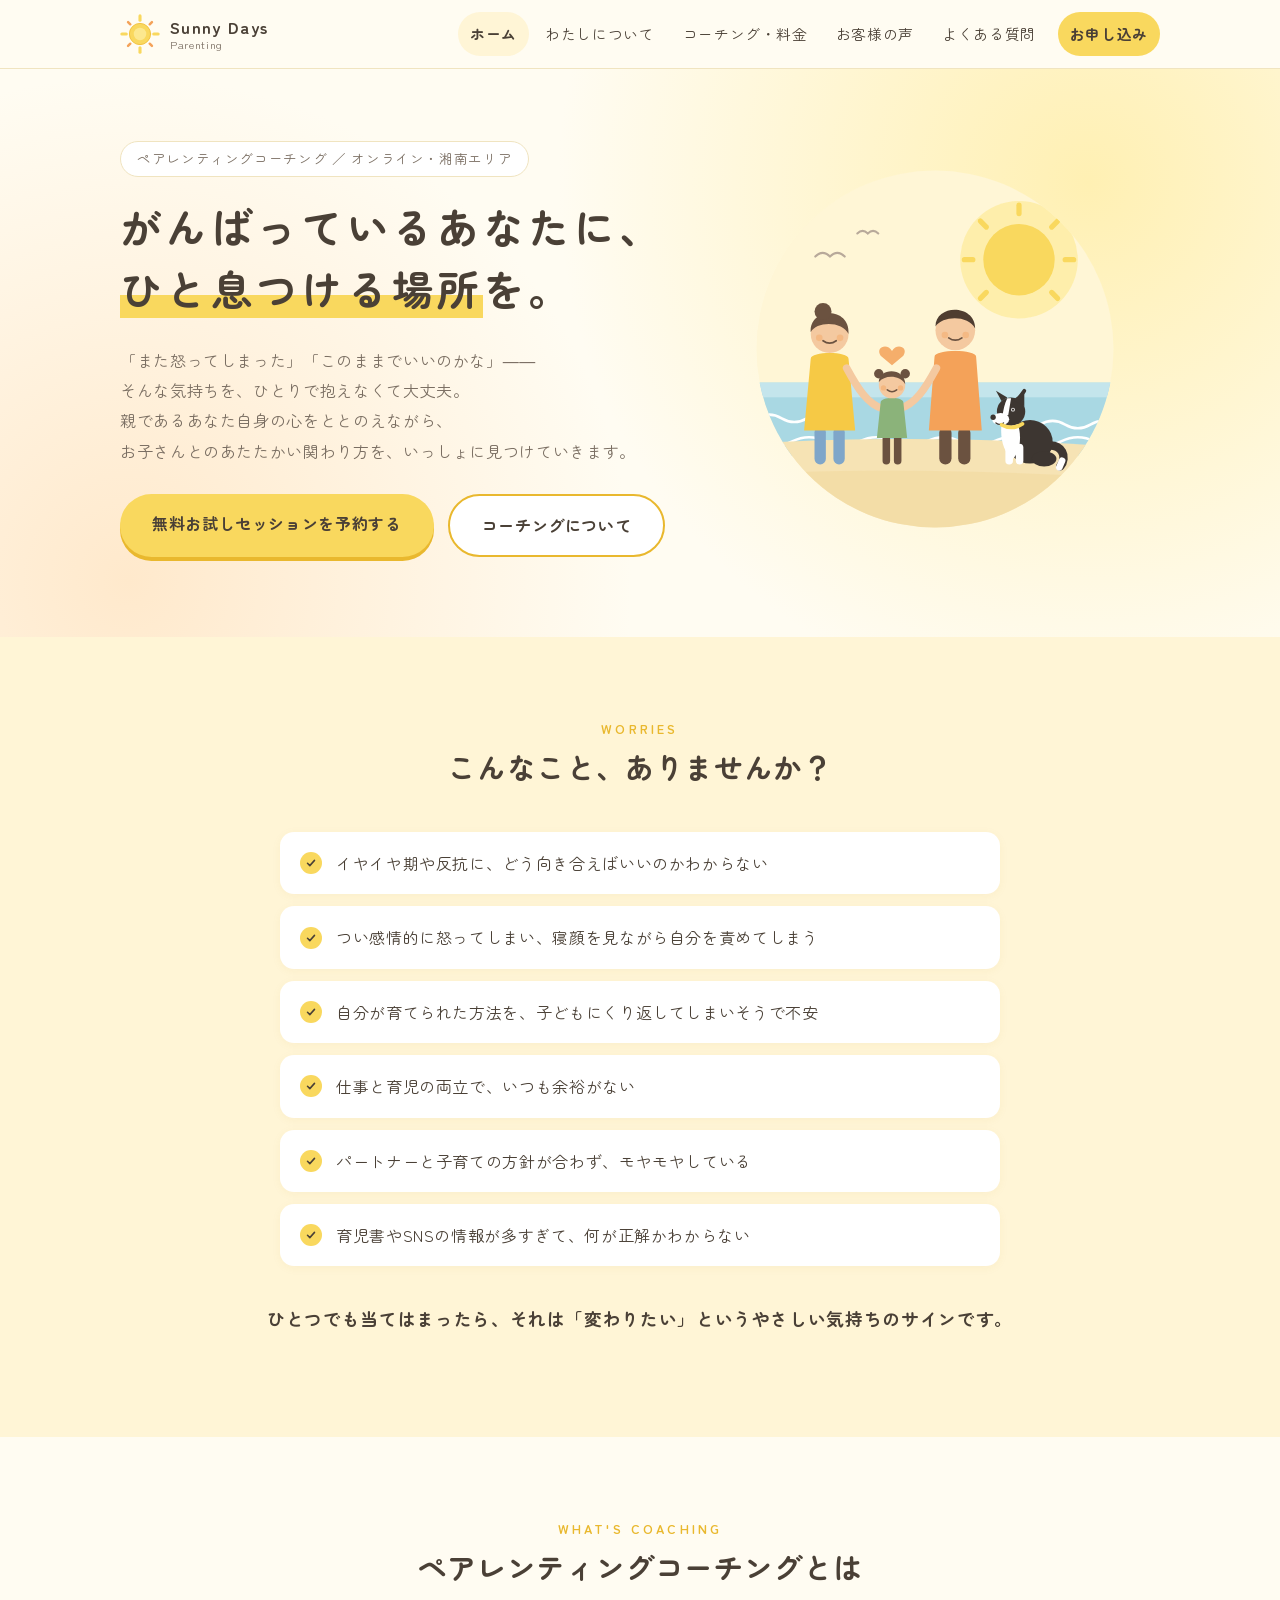
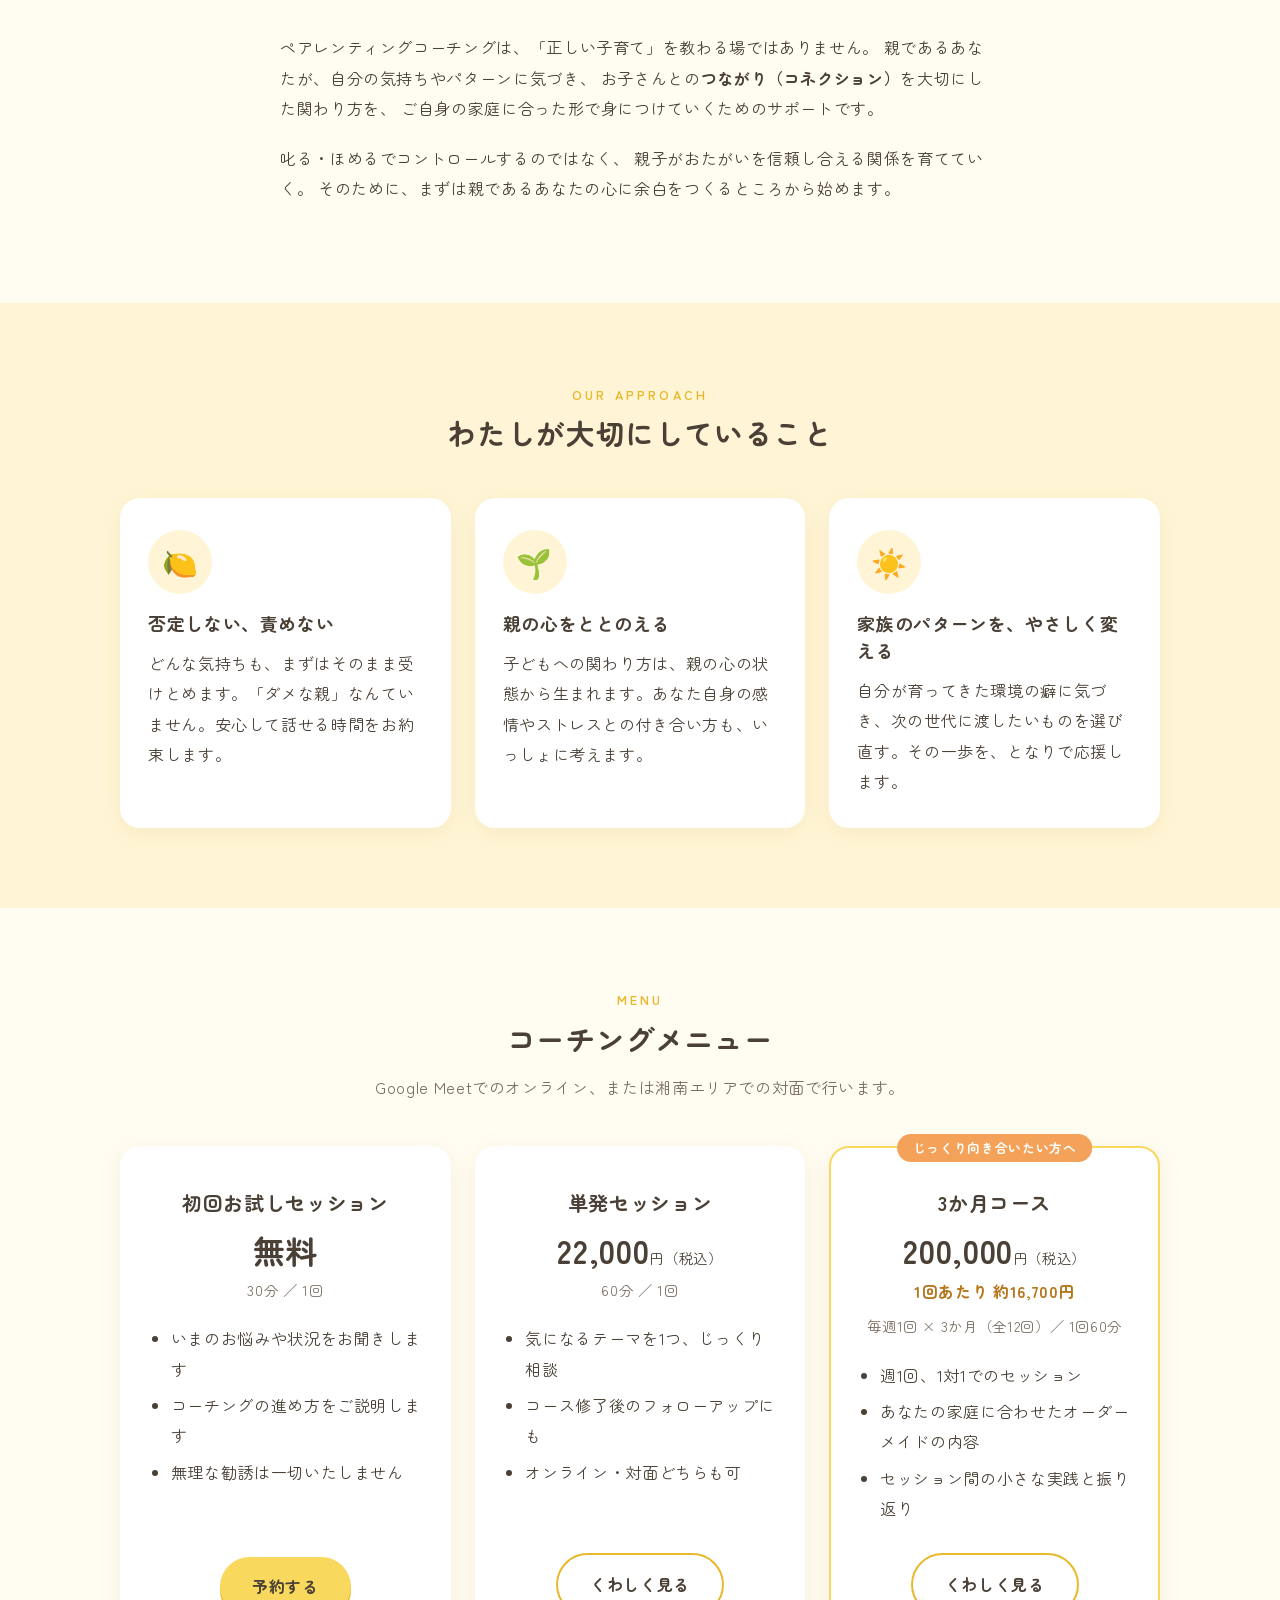
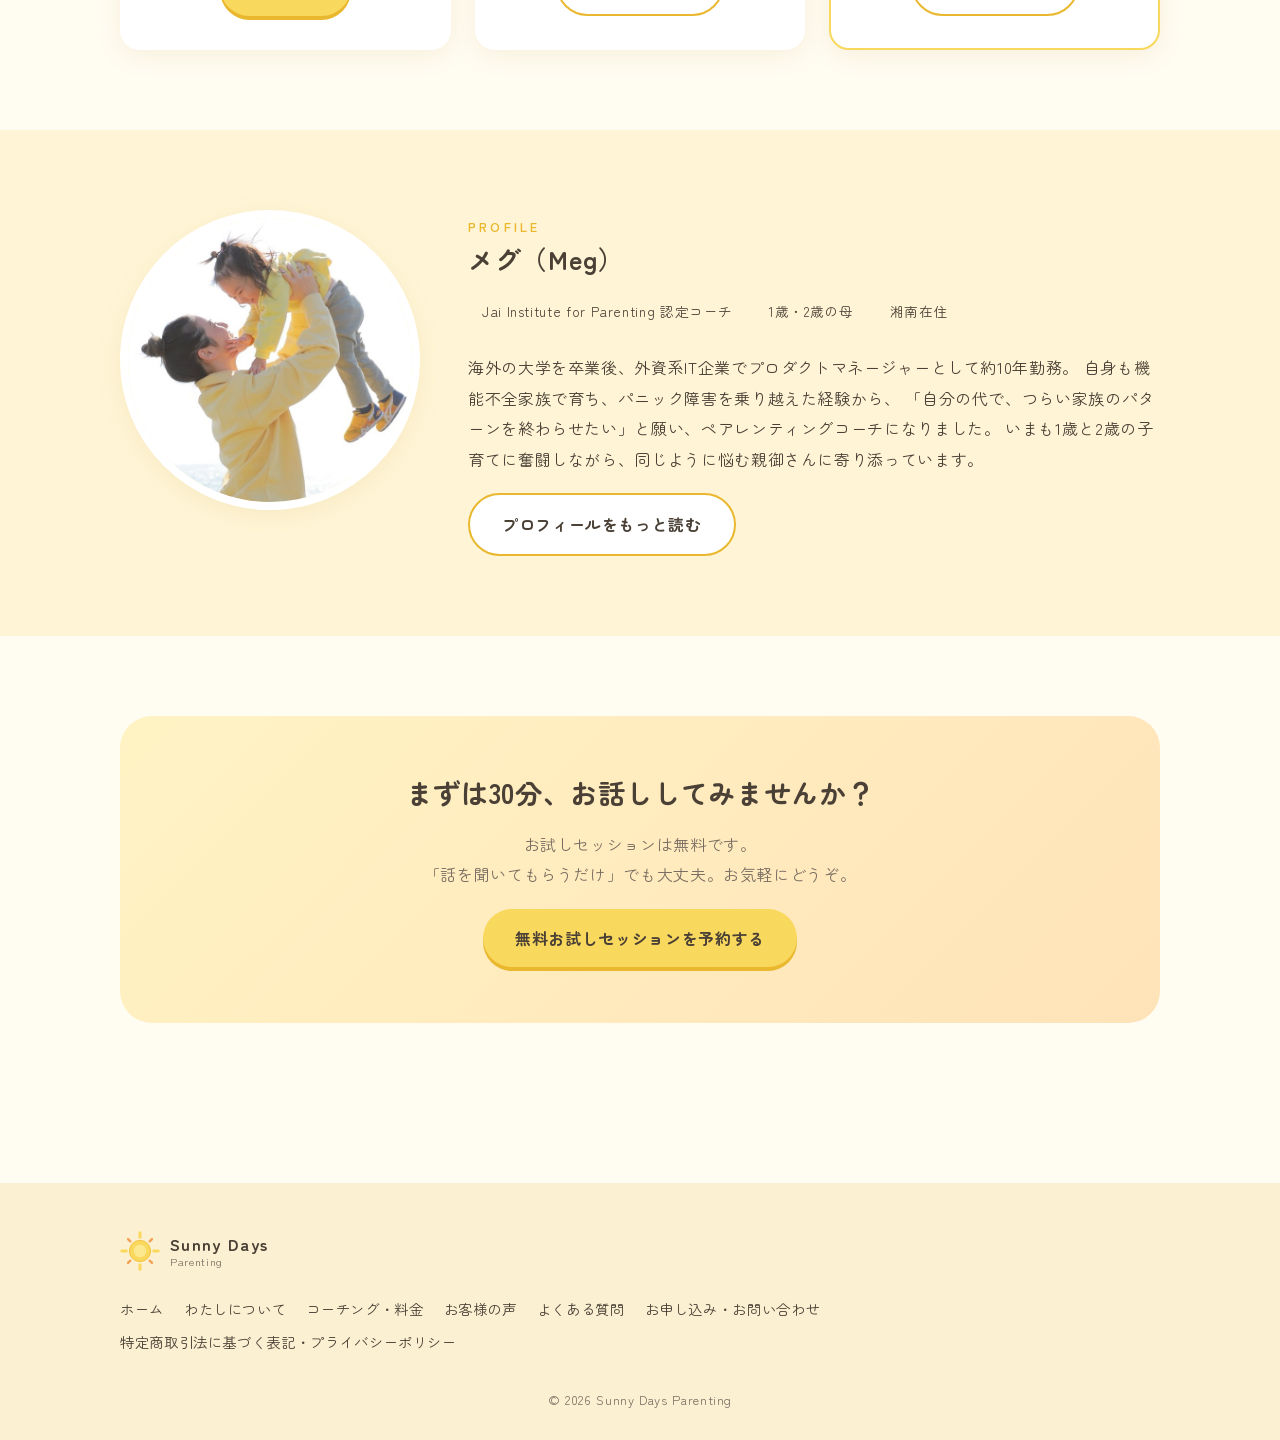
<file: index.html>
<!DOCTYPE html>
<html lang="ja">
<head>
  <meta charset="UTF-8">
  <meta name="viewport" content="width=device-width, initial-scale=1">
  <title>Sunny Days Parenting｜ペアレンティングコーチ メグ</title>
  <meta name="description" content="子育てに悩むママ・パパのためのペアレンティングコーチング。Jai Institute認定コーチ メグが、オンライン（Google Meet）と湘南エリアの対面で、親子の関わり方をいっしょに見直します。初回30分のお試しセッションは無料です。">
  <link rel="canonical" href="https://sunnydaysparenting.com/">
  <meta property="og:site_name" content="Sunny Days Parenting">
  <meta property="og:type" content="website">
  <meta property="og:title" content="Sunny Days Parenting｜ペアレンティングコーチ メグ">
  <meta property="og:description" content="子育てに悩むママ・パパのためのペアレンティングコーチング。Jai Institute認定コーチ メグが、オンライン（Google Meet）と湘南エリアの対面で、親子の関わり方をいっしょに見直します。初回30分のお試しセッションは無料です。">
  <meta property="og:url" content="https://sunnydaysparenting.com/">
  <meta property="og:locale" content="ja_JP">
  <meta name="twitter:card" content="summary">
  <link rel="icon" href="images/logo.svg" type="image/svg+xml">
  <link rel="preconnect" href="https://fonts.googleapis.com">
  <link rel="preconnect" href="https://fonts.gstatic.com" crossorigin>
  <link href="https://fonts.googleapis.com/css2?family=Zen+Maru+Gothic:wght@400;700&display=swap" rel="stylesheet">
  <link rel="stylesheet" href="css/style.css?v=20261119b">
  <script src="js/main.js?v=20261119b" defer></script>
</head>
<body>

<header class="site-header">
  <div class="container header-inner">
    <a href="index.html" class="logo">
      <img src="images/logo.svg" alt="">
      <span class="logo-text">
        <span class="logo-main">Sunny Days</span>
        <span class="logo-sub">Parenting</span>
      </span>
    </a>
    <button class="nav-toggle" aria-label="メニューを開く" aria-expanded="false" aria-controls="global-nav">
      <span></span><span></span><span></span>
    </button>
    <nav class="global-nav" id="global-nav">
      <ul>
        <li><a href="index.html" aria-current="page">ホーム</a></li>
        <li><a href="about.html">わたしについて</a></li>
        <li><a href="service.html">コーチング・料金</a></li>
        <li><a href="voice.html">お客様の声</a></li>
        <li><a href="faq.html">よくある質問</a></li>
        <li class="nav-cta"><a href="contact.html">お申し込み</a></li>
      </ul>
    </nav>
  </div>
</header>

<main>
  <!-- ヒーロー -->
  <section class="hero">
    <div class="container hero-inner">
      <div>
        <span class="hero-label">ペアレンティングコーチング ／ オンライン・湘南エリア</span>
        <h1>がんばっているあなたに、<br><span class="marker">ひと息つける場所</span>を。</h1>
        <p class="hero-lead">
          「また怒ってしまった」「このままでいいのかな」――<br>
          そんな気持ちを、ひとりで抱えなくて大丈夫。<br>
          親であるあなた自身の心をととのえながら、<br>
          お子さんとのあたたかい関わり方を、いっしょに見つけていきます。
        </p>
        <div class="btn-group">
          <a href="contact.html" class="btn">無料お試しセッションを予約する</a>
          <a href="service.html" class="btn btn-outline">コーチングについて</a>
        </div>
      </div>
      <div class="hero-visual">
        <img src="images/hero.svg" alt="太陽の下、海辺で手をつなぐ家族とボーダーコリーのイラスト">
      </div>
    </div>
  </section>

  <!-- お悩み -->
  <section class="section section-soft">
    <div class="container">
      <div class="section-title">
        <span class="en">Worries</span>
        <h2>こんなこと、ありませんか？</h2>
      </div>
      <ul class="worry-list">
        <li>イヤイヤ期や反抗に、どう向き合えばいいのかわからない</li>
        <li>つい感情的に怒ってしまい、寝顔を見ながら自分を責めてしまう</li>
        <li>自分が育てられた方法を、子どもにくり返してしまいそうで不安</li>
        <li>仕事と育児の両立で、いつも余裕がない</li>
        <li>パートナーと子育ての方針が合わず、モヤモヤしている</li>
        <li>育児書やSNSの情報が多すぎて、何が正解かわからない</li>
      </ul>
      <p class="worry-after">ひとつでも当てはまったら、<br class="sp">それは「変わりたい」というやさしい気持ちのサインです。</p>
    </div>
  </section>

  <!-- コーチングとは -->
  <section class="section">
    <div class="container narrow">
      <div class="section-title">
        <span class="en">What's coaching</span>
        <h2>ペアレンティングコーチングとは</h2>
      </div>
      <p>
        ペアレンティングコーチングは、「正しい子育て」を教わる場ではありません。
        親であるあなたが、自分の気持ちやパターンに気づき、
        お子さんとの<strong>つながり（コネクション）</strong>を大切にした関わり方を、
        ご自身の家庭に合った形で身につけていくためのサポートです。
      </p>
      <p>
        叱る・ほめるでコントロールするのではなく、
        親子がおたがいを信頼し合える関係を育てていく。
        そのために、まずは親であるあなたの心に余白をつくるところから始めます。
      </p>
    </div>
  </section>

  <!-- 大切にしていること -->
  <section class="section section-soft">
    <div class="container">
      <div class="section-title">
        <span class="en">Our approach</span>
        <h2>わたしが大切にしていること</h2>
      </div>
      <div class="grid-3">
        <div class="card">
          <div class="card-icon" aria-hidden="true">🍋</div>
          <h3>否定しない、責めない</h3>
          <p>どんな気持ちも、まずはそのまま受けとめます。「ダメな親」なんていません。安心して話せる時間をお約束します。</p>
        </div>
        <div class="card">
          <div class="card-icon" aria-hidden="true">🌱</div>
          <h3>親の心をととのえる</h3>
          <p>子どもへの関わり方は、親の心の状態から生まれます。あなた自身の感情やストレスとの付き合い方も、いっしょに考えます。</p>
        </div>
        <div class="card">
          <div class="card-icon" aria-hidden="true">☀️</div>
          <h3>家族のパターンを、やさしく変える</h3>
          <p>自分が育ってきた環境の癖に気づき、次の世代に渡したいものを選び直す。その一歩を、となりで応援します。</p>
        </div>
      </div>
    </div>
  </section>

  <!-- メニュー -->
  <section class="section">
    <div class="container">
      <div class="section-title">
        <span class="en">Menu</span>
        <h2>コーチングメニュー</h2>
        <p>Google Meetでのオンライン、または湘南エリアでの対面で行います。</p>
      </div>
      <div class="grid-3">
        <div class="card plan">
          <h3>初回お試しセッション</h3>
          <p class="plan-price">無料</p>
          <p class="plan-meta">30分 ／ 1回</p>
          <ul>
            <li>いまのお悩みや状況をお聞きします</li>
            <li>コーチングの進め方をご説明します</li>
            <li>無理な勧誘は一切いたしません</li>
          </ul>
          <a href="contact.html" class="btn">予約する</a>
        </div>
        <div class="card plan">
          <h3>単発セッション</h3>
          <p class="plan-price">22,000<small>円（税込）</small></p>
          <p class="plan-meta">60分 ／ 1回</p>
          <ul>
            <li>気になるテーマを1つ、じっくり相談</li>
            <li>コース修了後のフォローアップにも</li>
            <li>オンライン・対面どちらも可</li>
          </ul>
          <a href="service.html" class="btn btn-outline">くわしく見る</a>
        </div>
        <div class="card plan plan-featured">
          <span class="plan-badge">じっくり向き合いたい方へ</span>
          <h3>3か月コース</h3>
          <p class="plan-price">200,000<small>円（税込）</small></p>
          <p class="plan-per">1回あたり 約16,700円</p>
          <p class="plan-meta">毎週1回 × 3か月（全12回）／ 1回60分</p>
          <ul>
            <li>週1回、1対1でのセッション</li>
            <li>あなたの家庭に合わせたオーダーメイドの内容</li>
            <li>セッション間の小さな実践と振り返り</li>
          </ul>
          <a href="service.html" class="btn btn-outline">くわしく見る</a>
        </div>
      </div>
    </div>
  </section>

  <!-- プロフィール抜粋 -->
  <section class="section section-soft">
    <div class="container">
      <div class="profile">
        <div class="profile-photo">
          <img src="images/profile.jpg" alt="湘南の海辺で子どもを抱き上げて笑い合うメグ" width="300" height="300">
        </div>
        <div>
          <span class="en" style="color:var(--lemon-deep);font-weight:700;letter-spacing:.25em;font-size:.8rem;">PROFILE</span>
          <h2 class="profile-name">メグ（Meg）</h2>
          <ul class="tag-list">
            <li>Jai Institute for Parenting 認定コーチ</li>
            <li>1歳・2歳の母</li>
            <li>湘南在住</li>
          </ul>
          <p>
            海外の大学を卒業後、外資系IT企業でプロダクトマネージャーとして約10年勤務。
            自身も機能不全家族で育ち、パニック障害を乗り越えた経験から、
            「自分の代で、つらい家族のパターンを終わらせたい」と願い、ペアレンティングコーチになりました。
            いまも1歳と2歳の子育てに奮闘しながら、同じように悩む親御さんに寄り添っています。
          </p>
          <a href="about.html" class="btn btn-outline">プロフィールをもっと読む</a>
        </div>
      </div>
    </div>
  </section>

  <!-- CTA -->
  <section class="section">
    <div class="container">
      <div class="cta">
        <h2>まずは30分、お話ししてみませんか？</h2>
        <p>お試しセッションは無料です。<br>「話を聞いてもらうだけ」でも大丈夫。お気軽にどうぞ。</p>
        <a href="contact.html" class="btn">無料お試しセッションを予約する</a>
      </div>
    </div>
  </section>
</main>

<footer class="site-footer">
  <div class="container">
    <div class="footer-inner">
      <a href="index.html" class="logo">
        <img src="images/logo.svg" alt="">
        <span class="logo-text">
          <span class="logo-main">Sunny Days</span>
          <span class="logo-sub">Parenting</span>
        </span>
      </a>
      <nav class="footer-nav" aria-label="フッターメニュー">
        <ul>
          <li><a href="index.html">ホーム</a></li>
          <li><a href="about.html">わたしについて</a></li>
          <li><a href="service.html">コーチング・料金</a></li>
          <li><a href="voice.html">お客様の声</a></li>
          <li><a href="faq.html">よくある質問</a></li>
          <li><a href="contact.html">お申し込み・お問い合わせ</a></li>
          <li><a href="legal.html">特定商取引法に基づく表記・プライバシーポリシー</a></li>
        </ul>
      </nav>
    </div>
    <p class="copyright">&copy; <span id="year">2026</span> Sunny Days Parenting</p>
  </div>
</footer>

<!-- Cloudflare Web Analytics --><script type='module' src='https://static.cloudflareinsights.com/beacon.min.js' data-cf-beacon='{"token": "198535470a4544639562cb1b1f3bb78f"}'></script><!-- End Cloudflare Web Analytics -->
</body>
</html>
</file>
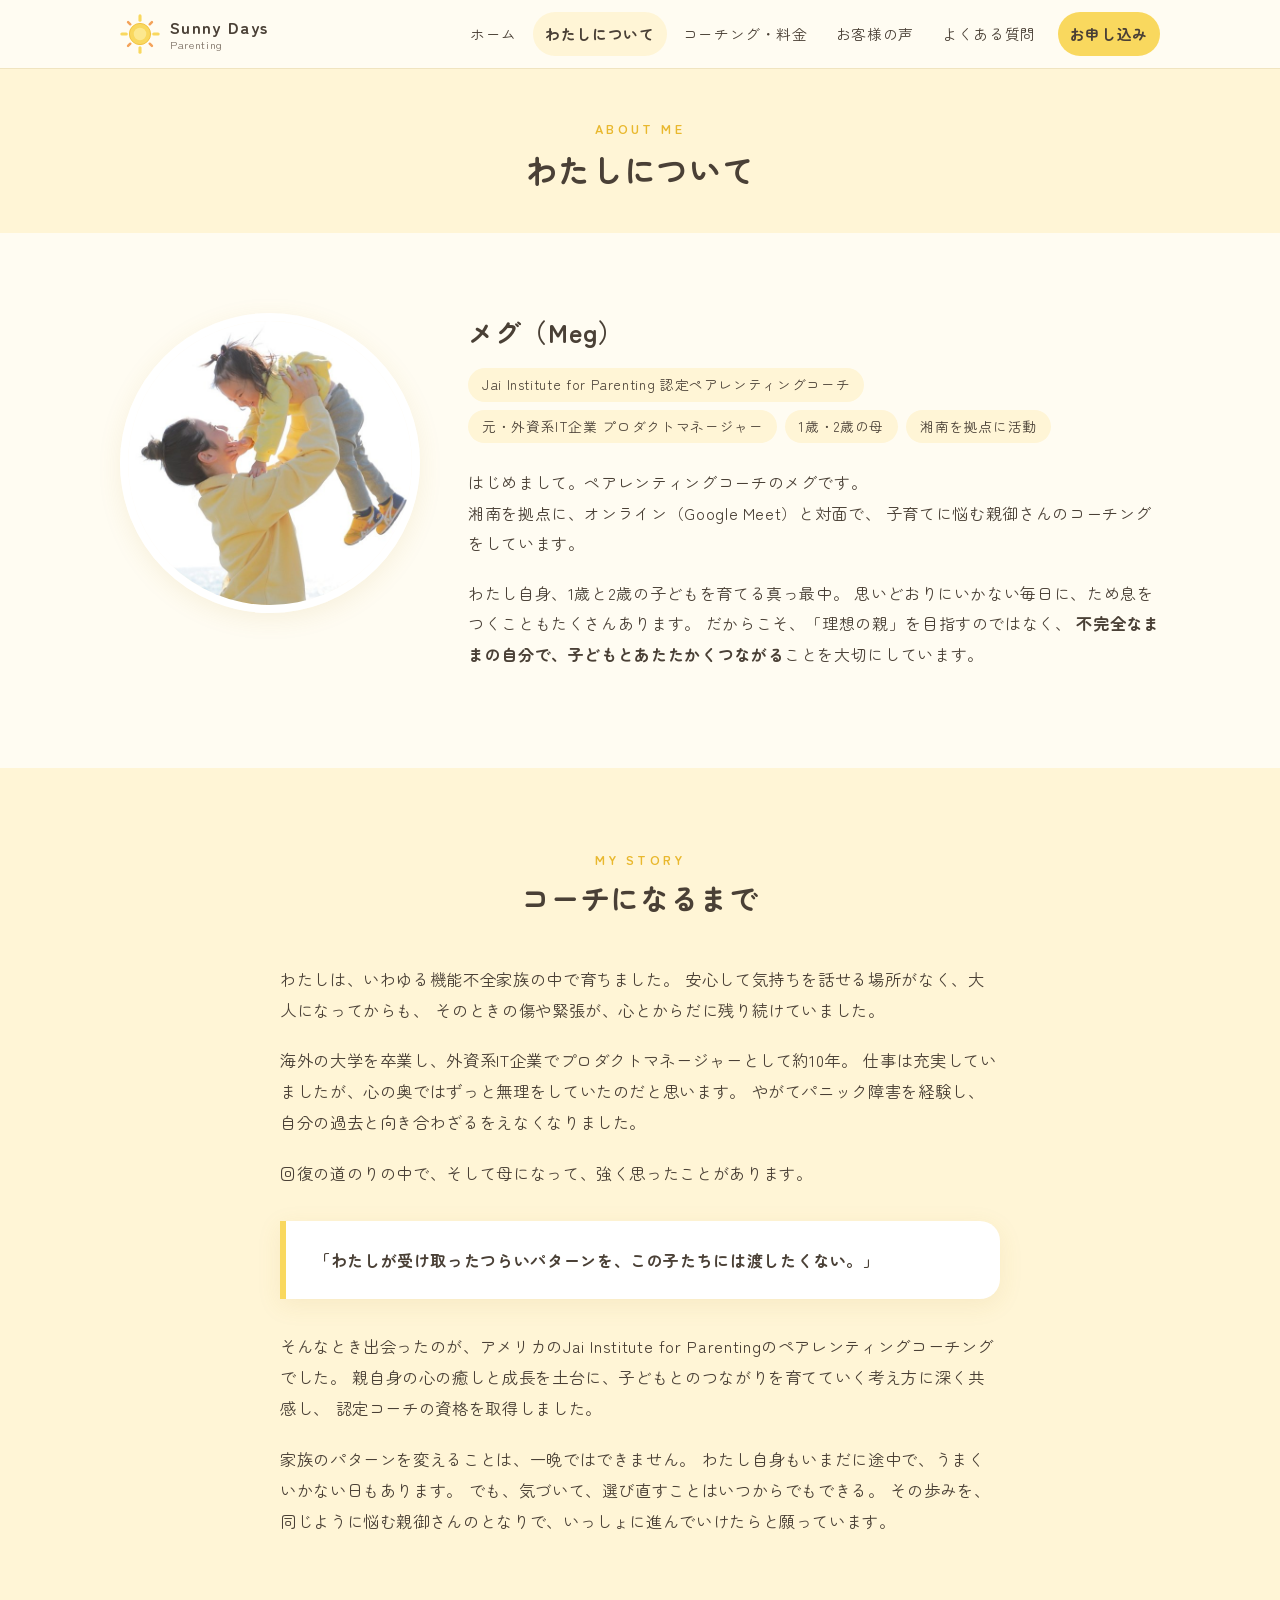
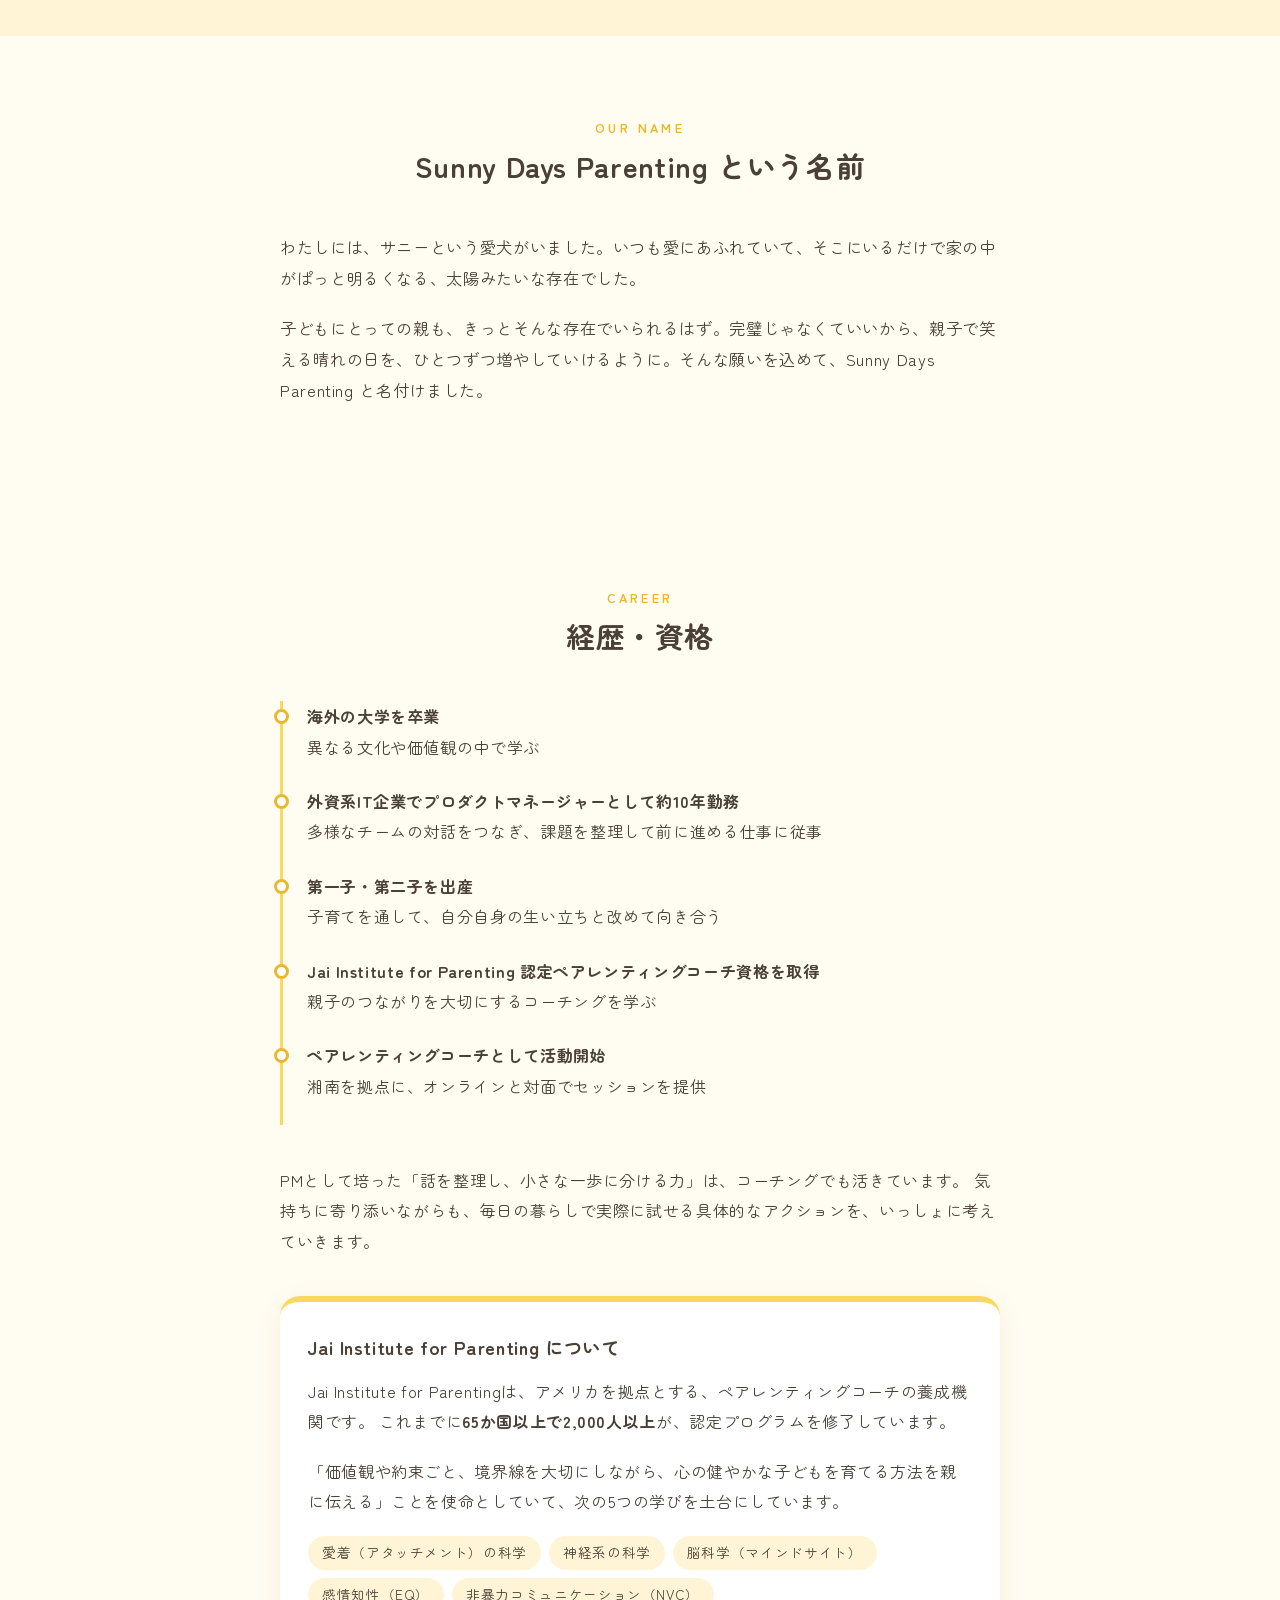
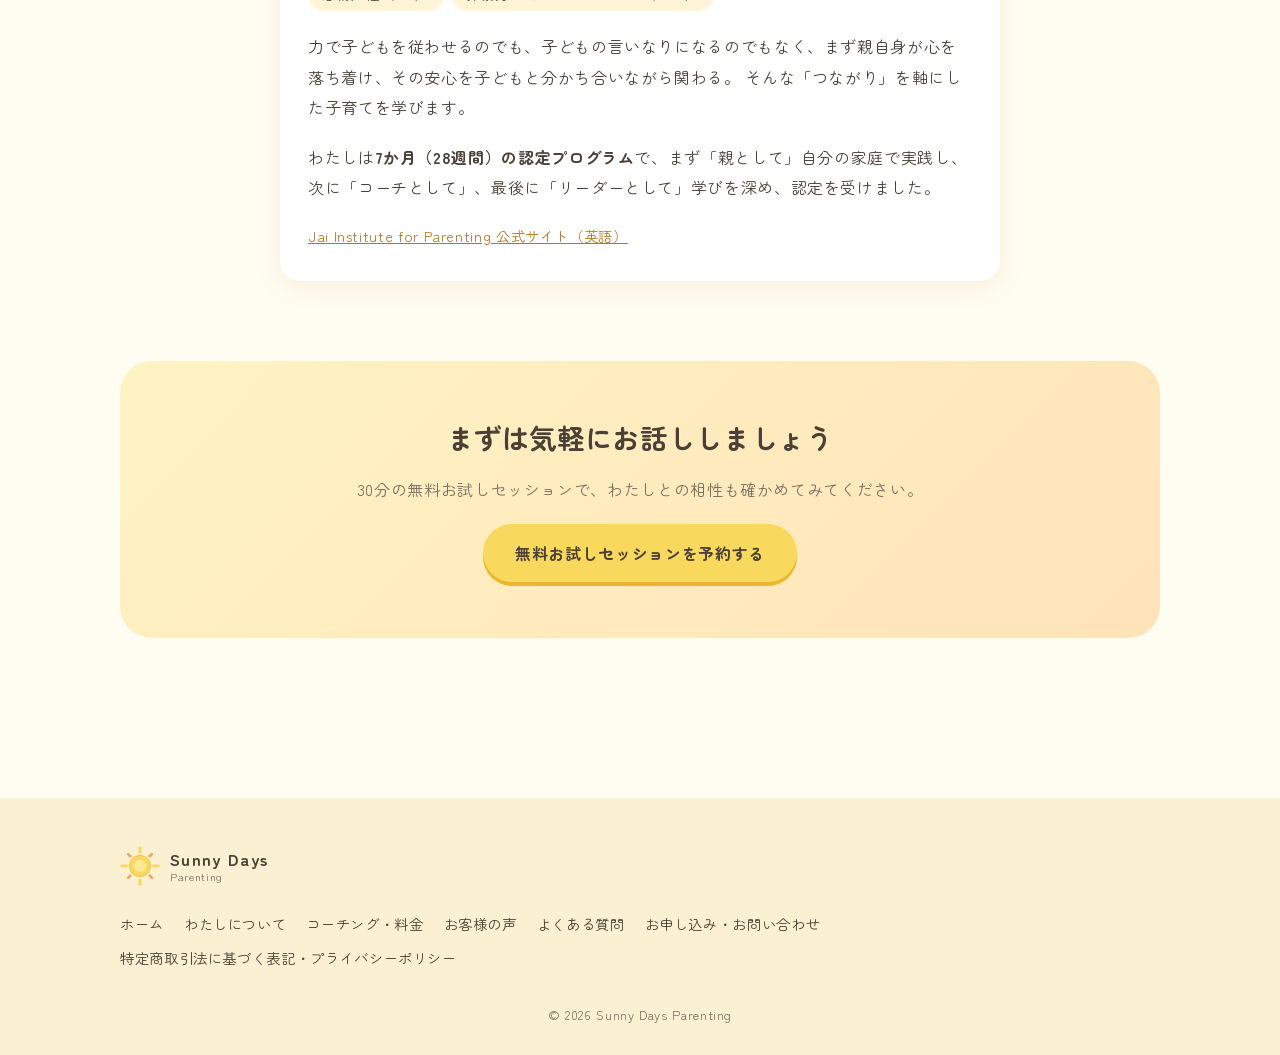
<file: about.html>
<!DOCTYPE html>
<html lang="ja">
<head>
  <meta charset="UTF-8">
  <meta name="viewport" content="width=device-width, initial-scale=1">
  <title>わたしについて｜Sunny Days Parenting</title>
  <meta name="description" content="ペアレンティングコーチ メグのプロフィール。Jai Institute for Parenting 認定コーチ。外資系IT企業でのPM経験、自身の生い立ちと子育ての中で「家族のパターンを変える」ことに向き合ってきたストーリー。">
  <link rel="canonical" href="https://sunnydaysparenting.com/about.html">
  <meta property="og:site_name" content="Sunny Days Parenting">
  <meta property="og:type" content="article">
  <meta property="og:title" content="わたしについて｜Sunny Days Parenting">
  <meta property="og:description" content="ペアレンティングコーチ メグのプロフィール。Jai Institute for Parenting 認定コーチ。外資系IT企業でのPM経験、自身の生い立ちと子育ての中で「家族のパターンを変える」ことに向き合ってきたストーリー。">
  <meta property="og:url" content="https://sunnydaysparenting.com/about.html">
  <meta property="og:locale" content="ja_JP">
  <meta name="twitter:card" content="summary">
  <link rel="icon" href="images/logo.svg" type="image/svg+xml">
  <link rel="preconnect" href="https://fonts.googleapis.com">
  <link rel="preconnect" href="https://fonts.gstatic.com" crossorigin>
  <link href="https://fonts.googleapis.com/css2?family=Zen+Maru+Gothic:wght@400;700&display=swap" rel="stylesheet">
  <link rel="stylesheet" href="css/style.css?v=20261119b">
  <script src="js/main.js?v=20261119b" defer></script>
</head>
<body>

<header class="site-header">
  <div class="container header-inner">
    <a href="index.html" class="logo">
      <img src="images/logo.svg" alt="">
      <span class="logo-text">
        <span class="logo-main">Sunny Days</span>
        <span class="logo-sub">Parenting</span>
      </span>
    </a>
    <button class="nav-toggle" aria-label="メニューを開く" aria-expanded="false" aria-controls="global-nav">
      <span></span><span></span><span></span>
    </button>
    <nav class="global-nav" id="global-nav">
      <ul>
        <li><a href="index.html">ホーム</a></li>
        <li><a href="about.html" aria-current="page">わたしについて</a></li>
        <li><a href="service.html">コーチング・料金</a></li>
        <li><a href="voice.html">お客様の声</a></li>
        <li><a href="faq.html">よくある質問</a></li>
        <li class="nav-cta"><a href="contact.html">お申し込み</a></li>
      </ul>
    </nav>
  </div>
</header>

<main>
  <div class="page-head">
    <span class="en">About me</span>
    <h1>わたしについて</h1>
  </div>

  <section class="section">
    <div class="container">
      <div class="profile">
        <div class="profile-photo">
          <img src="images/profile.jpg" alt="湘南の海辺で子どもを抱き上げて笑い合うメグ" width="300" height="300">
        </div>
        <div>
          <h2 class="profile-name">メグ（Meg）</h2>
          <ul class="tag-list">
            <li>Jai Institute for Parenting 認定ペアレンティングコーチ</li>
            <li>元・外資系IT企業 プロダクトマネージャー</li>
            <li>1歳・2歳の母</li>
            <li>湘南を拠点に活動</li>
          </ul>
          <p>
            はじめまして。ペアレンティングコーチのメグです。<br>
            湘南を拠点に、オンライン（Google Meet）と対面で、
            子育てに悩む親御さんのコーチングをしています。
          </p>
          <p>
            わたし自身、1歳と2歳の子どもを育てる真っ最中。
            思いどおりにいかない毎日に、ため息をつくこともたくさんあります。
            だからこそ、「理想の親」を目指すのではなく、
            <strong>不完全なままの自分で、子どもとあたたかくつながる</strong>ことを大切にしています。
          </p>
        </div>
      </div>
    </div>
  </section>

  <!-- ストーリー -->
  <!-- ※ご自身の体験にかかわる部分です。公開してよい範囲・表現になっているか必ずご確認ください -->
  <section class="section section-soft">
    <div class="container narrow story">
      <div class="section-title">
        <span class="en">My story</span>
        <h2>コーチになるまで</h2>
      </div>
      <p>
        わたしは、いわゆる機能不全家族の中で育ちました。
        安心して気持ちを話せる場所がなく、大人になってからも、
        そのときの傷や緊張が、心とからだに残り続けていました。
      </p>
      <p>
        海外の大学を卒業し、外資系IT企業でプロダクトマネージャーとして約10年。
        仕事は充実していましたが、心の奥ではずっと無理をしていたのだと思います。
        やがてパニック障害を経験し、自分の過去と向き合わざるをえなくなりました。
      </p>
      <p>
        回復の道のりの中で、そして母になって、強く思ったことがあります。
      </p>
      <div class="quote-box">
        「わたしが受け取ったつらいパターンを、この子たちには渡したくない。」
      </div>
      <p>
        そんなとき出会ったのが、アメリカのJai Institute for Parentingのペアレンティングコーチングでした。
        親自身の心の癒しと成長を土台に、子どもとのつながりを育てていく考え方に深く共感し、
        認定コーチの資格を取得しました。
      </p>
      <p>
        家族のパターンを変えることは、一晩ではできません。
        わたし自身もいまだに途中で、うまくいかない日もあります。
        でも、気づいて、選び直すことはいつからでもできる。
        その歩みを、同じように悩む親御さんのとなりで、いっしょに進んでいけたらと願っています。
      </p>
    </div>
  </section>

  <!-- 名前の由来 -->
  <section class="section">
    <div class="container narrow story">
      <div class="section-title">
        <span class="en">Our name</span>
        <h2>Sunny Days Parenting という名前</h2>
      </div>
      <p>
        わたしには、サニーという愛犬がいました。いつも愛にあふれていて、そこにいるだけで家の中がぱっと明るくなる、太陽みたいな存在でした。
      </p>
      <p>
        子どもにとっての親も、きっとそんな存在でいられるはず。完璧じゃなくていいから、親子で笑える晴れの日を、ひとつずつ増やしていけるように。そんな願いを込めて、Sunny Days Parenting と名付けました。
      </p>
    </div>
  </section>

  <!-- 経歴 -->
  <section class="section">
    <div class="container narrow">
      <div class="section-title">
        <span class="en">Career</span>
        <h2>経歴・資格</h2>
      </div>
      <ul class="timeline">
        <li><strong>海外の大学を卒業</strong>異なる文化や価値観の中で学ぶ</li>
        <li><strong>外資系IT企業でプロダクトマネージャーとして約10年勤務</strong>多様なチームの対話をつなぎ、課題を整理して前に進める仕事に従事</li>
        <li><strong>第一子・第二子を出産</strong>子育てを通して、自分自身の生い立ちと改めて向き合う</li>
        <li><strong>Jai Institute for Parenting 認定ペアレンティングコーチ資格を取得</strong>親子のつながりを大切にするコーチングを学ぶ</li>
        <li><strong>ペアレンティングコーチとして活動開始</strong>湘南を拠点に、オンラインと対面でセッションを提供</li>
      </ul>
      <p class="mt-l">
        PMとして培った「話を整理し、小さな一歩に分ける力」は、コーチングでも活きています。
        気持ちに寄り添いながらも、毎日の暮らしで実際に試せる具体的なアクションを、いっしょに考えていきます。
      </p>

      <div class="card institute mt-l">
        <h3>Jai Institute for Parenting について</h3>
        <p>
          Jai Institute for Parentingは、アメリカを拠点とする、ペアレンティングコーチの養成機関です。
          これまでに<strong>65か国以上で2,000人以上</strong>が、認定プログラムを修了しています。
        </p>
        <p>
          「価値観や約束ごと、境界線を大切にしながら、心の健やかな子どもを育てる方法を親に伝える」ことを使命としていて、次の5つの学びを土台にしています。
        </p>
        <ul class="tag-list">
          <li>愛着（アタッチメント）の科学</li>
          <li>神経系の科学</li>
          <li>脳科学（マインドサイト）</li>
          <li>感情知性（EQ）</li>
          <li>非暴力コミュニケーション（NVC）</li>
        </ul>
        <p>
          力で子どもを従わせるのでも、子どもの言いなりになるのでもなく、まず親自身が心を落ち着け、その安心を子どもと分かち合いながら関わる。
          そんな「つながり」を軸にした子育てを学びます。
        </p>
        <p>
          わたしは<strong>7か月（28週間）の認定プログラム</strong>で、まず「親として」自分の家庭で実践し、次に「コーチとして」、最後に「リーダーとして」学びを深め、認定を受けました。
        </p>
        <p class="institute-link">
          <a href="https://www.jaiinstituteforparenting.com/" target="_blank" rel="noopener">Jai Institute for Parenting 公式サイト（英語）</a>
        </p>
      </div>
    </div>
  </section>

  <section class="section" style="padding-top:0">
    <div class="container">
      <div class="cta">
        <h2>まずは気軽にお話ししましょう</h2>
        <p>30分の無料お試しセッションで、わたしとの相性も確かめてみてください。</p>
        <a href="contact.html" class="btn">無料お試しセッションを予約する</a>
      </div>
    </div>
  </section>
</main>

<footer class="site-footer">
  <div class="container">
    <div class="footer-inner">
      <a href="index.html" class="logo">
        <img src="images/logo.svg" alt="">
        <span class="logo-text">
          <span class="logo-main">Sunny Days</span>
          <span class="logo-sub">Parenting</span>
        </span>
      </a>
      <nav class="footer-nav" aria-label="フッターメニュー">
        <ul>
          <li><a href="index.html">ホーム</a></li>
          <li><a href="about.html">わたしについて</a></li>
          <li><a href="service.html">コーチング・料金</a></li>
          <li><a href="voice.html">お客様の声</a></li>
          <li><a href="faq.html">よくある質問</a></li>
          <li><a href="contact.html">お申し込み・お問い合わせ</a></li>
          <li><a href="legal.html">特定商取引法に基づく表記・プライバシーポリシー</a></li>
        </ul>
      </nav>
    </div>
    <p class="copyright">&copy; <span id="year">2026</span> Sunny Days Parenting</p>
  </div>
</footer>

<!-- Cloudflare Web Analytics --><script type='module' src='https://static.cloudflareinsights.com/beacon.min.js' data-cf-beacon='{"token": "198535470a4544639562cb1b1f3bb78f"}'></script><!-- End Cloudflare Web Analytics -->
</body>
</html>
</file>
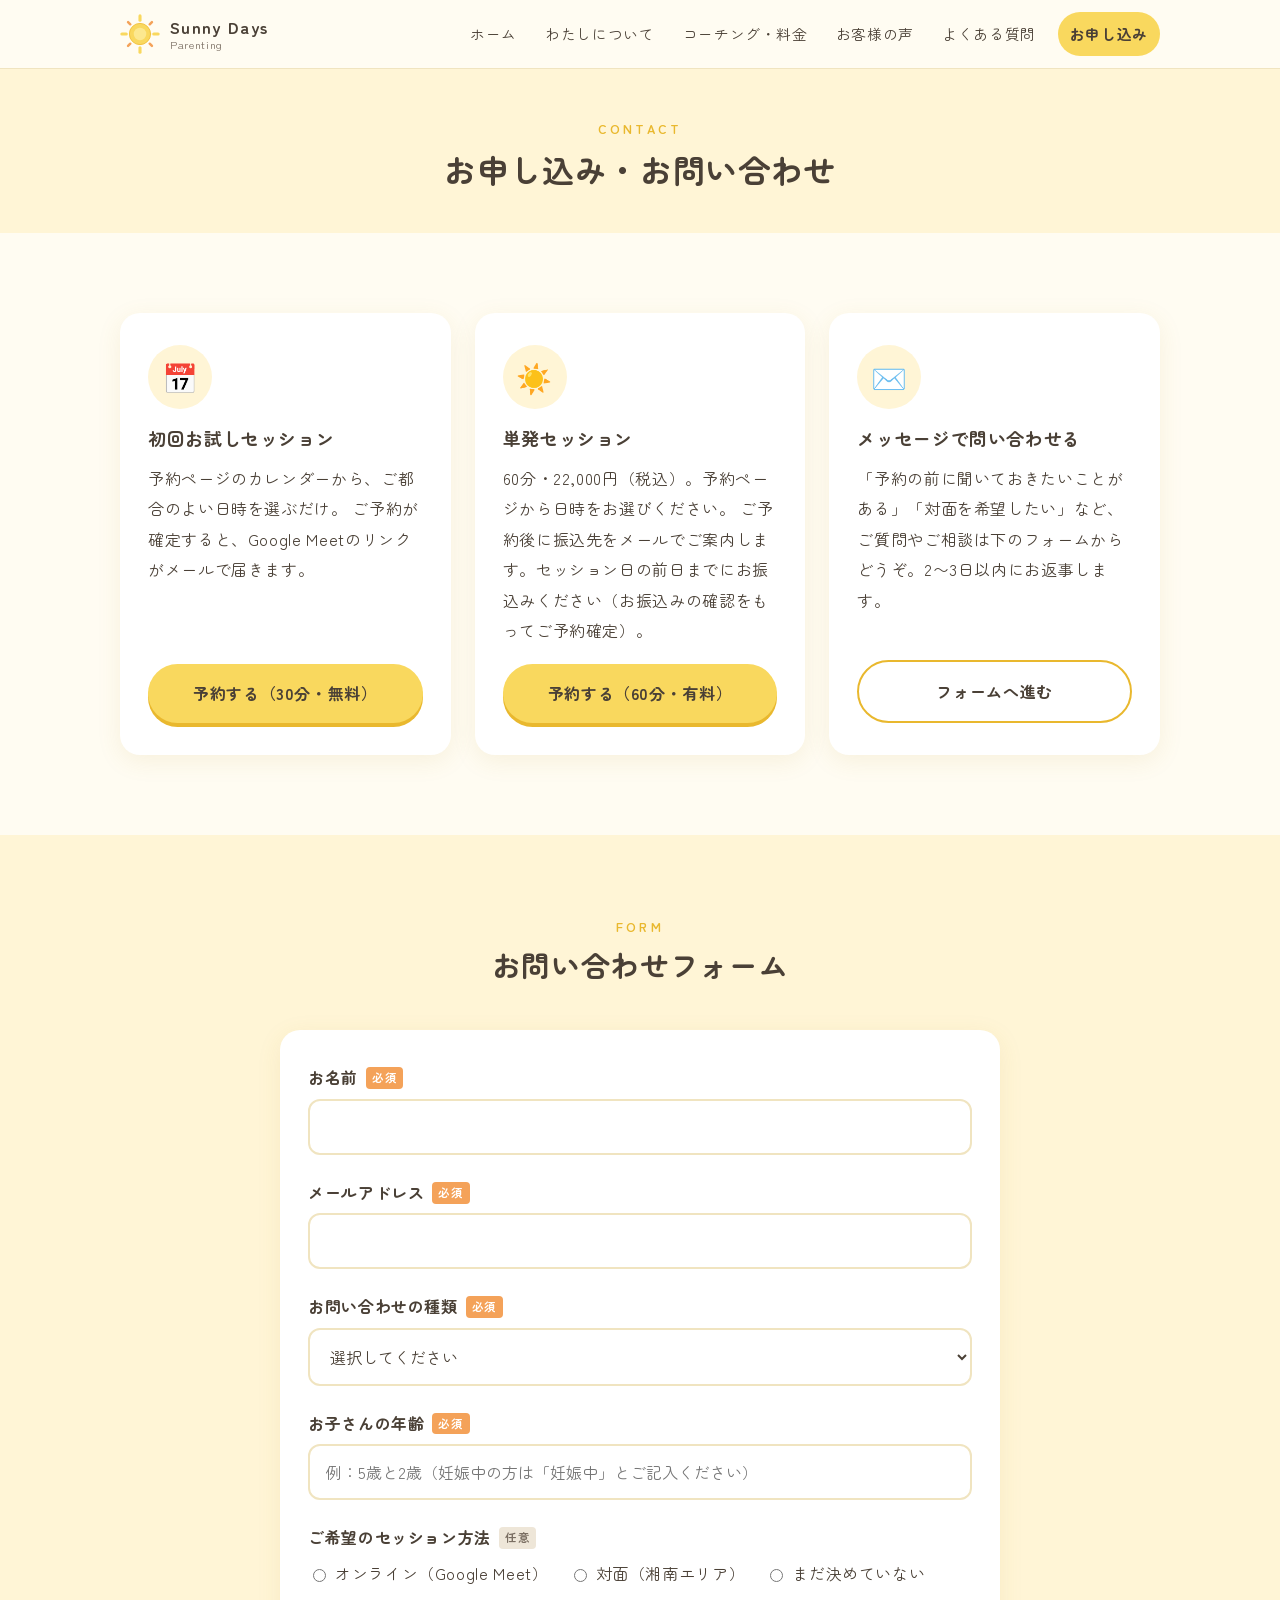
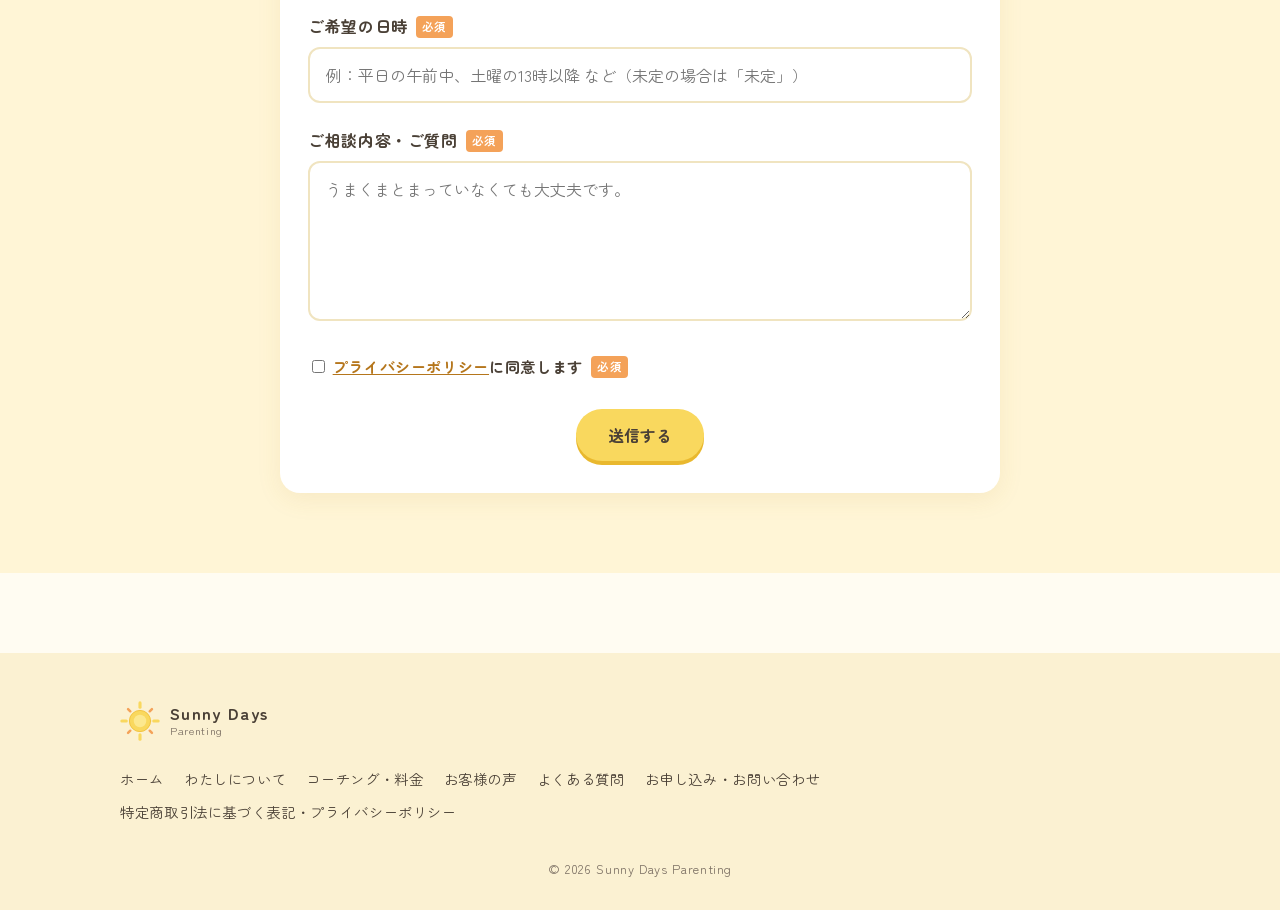
<file: contact.html>
<!DOCTYPE html>
<html lang="ja">
<head>
  <meta charset="UTF-8">
  <meta name="viewport" content="width=device-width, initial-scale=1">
  <title>お申し込み・お問い合わせ｜Sunny Days Parenting</title>
  <meta name="description" content="30分の無料お試しセッションのご予約、ペアレンティングコーチングに関するお問い合わせはこちらから。">
  <link rel="canonical" href="https://sunnydaysparenting.com/contact.html">
  <meta property="og:site_name" content="Sunny Days Parenting">
  <meta property="og:type" content="article">
  <meta property="og:title" content="お申し込み・お問い合わせ｜Sunny Days Parenting">
  <meta property="og:description" content="30分の無料お試しセッションのご予約、ペアレンティングコーチングに関するお問い合わせはこちらから。">
  <meta property="og:url" content="https://sunnydaysparenting.com/contact.html">
  <meta property="og:locale" content="ja_JP">
  <meta name="twitter:card" content="summary">
  <link rel="icon" href="images/logo.svg" type="image/svg+xml">
  <link rel="preconnect" href="https://fonts.googleapis.com">
  <link rel="preconnect" href="https://fonts.gstatic.com" crossorigin>
  <link href="https://fonts.googleapis.com/css2?family=Zen+Maru+Gothic:wght@400;700&display=swap" rel="stylesheet">
  <link rel="stylesheet" href="css/style.css?v=20261119b">
  <script src="js/main.js?v=20261119b" defer></script>
</head>
<body>

<header class="site-header">
  <div class="container header-inner">
    <a href="index.html" class="logo">
      <img src="images/logo.svg" alt="">
      <span class="logo-text">
        <span class="logo-main">Sunny Days</span>
        <span class="logo-sub">Parenting</span>
      </span>
    </a>
    <button class="nav-toggle" aria-label="メニューを開く" aria-expanded="false" aria-controls="global-nav">
      <span></span><span></span><span></span>
    </button>
    <nav class="global-nav" id="global-nav">
      <ul>
        <li><a href="index.html">ホーム</a></li>
        <li><a href="about.html">わたしについて</a></li>
        <li><a href="service.html">コーチング・料金</a></li>
        <li><a href="voice.html">お客様の声</a></li>
        <li><a href="faq.html">よくある質問</a></li>
        <li class="nav-cta"><a href="contact.html" aria-current="page">お申し込み</a></li>
      </ul>
    </nav>
  </div>
</header>

<main>
  <div class="page-head">
    <span class="en">Contact</span>
    <h1>お申し込み・お問い合わせ</h1>
  </div>

  <section class="section">
    <div class="container">
      <div class="grid-3 contact-choice">
        <div class="card">
          <div class="card-icon" aria-hidden="true">📅</div>
          <h3>初回お試しセッション</h3>
          <p>
            予約ページのカレンダーから、ご都合のよい日時を選ぶだけ。
            ご予約が確定すると、Google Meetのリンクがメールで届きます。
          </p>
          <a href="https://timerex.net/s/megumi.m0215_d3e4/6219b6ec" class="btn" target="_blank" rel="noopener">予約する（30分・無料）</a>
        </div>
        <div class="card">
          <div class="card-icon" aria-hidden="true">☀️</div>
          <h3>単発セッション</h3>
          <p>
            60分・22,000円（税込）。予約ページから日時をお選びください。
            ご予約後に振込先をメールでご案内します。セッション日の前日までにお振込みください（お振込みの確認をもってご予約確定）。
          </p>
          <a href="https://timerex.net/s/megumi.m0215_d3e4/89f251b5" class="btn" target="_blank" rel="noopener">予約する（60分・有料）</a>
        </div>
        <div class="card">
          <div class="card-icon" aria-hidden="true">✉️</div>
          <h3>メッセージで問い合わせる</h3>
          <p>
            「予約の前に聞いておきたいことがある」「対面を希望したい」など、
            ご質問やご相談は下のフォームからどうぞ。2〜3日以内にお返事します。
          </p>
          <a href="#form" class="btn btn-outline">フォームへ進む</a>
        </div>
      </div>
    </div>
  </section>

  <section class="section section-soft" id="form">
    <div class="container narrow">
      <div class="section-title">
        <span class="en">Form</span>
        <h2>お問い合わせフォーム</h2>
      </div>

      <!-- 送信先：Web3Forms（アクセスキーは公開されても問題ない仕組みです） -->
      <form class="form card" id="contact-form" action="https://api.web3forms.com/submit" method="POST" accept-charset="UTF-8">
        <input type="hidden" name="access_key" value="e71d6005-24bb-430b-8e59-db446ea5896c">
        <input type="hidden" name="subject" value="【Sunny Days Parenting】サイトからのお問い合わせ">
        <input type="hidden" name="from_name" value="Sunny Days Parenting サイト">
        <div class="form-row">
          <label for="name">お名前<span class="req">必須</span></label>
          <input type="text" id="name" name="name" autocomplete="name" required>
        </div>
        <div class="form-row">
          <label for="email">メールアドレス<span class="req">必須</span></label>
          <input type="email" id="email" name="email" autocomplete="email" required>
        </div>
        <div class="form-row">
          <label for="kind">お問い合わせの種類<span class="req">必須</span></label>
          <select id="kind" name="Inquiry Type" required>
            <option value="">選択してください</option>
            <option>お試しセッションについて</option>
            <option>単発セッションについて</option>
            <option>3か月コースについて</option>
            <option>対面セッションの希望</option>
            <option>その他</option>
          </select>
        </div>
        <div class="form-row">
          <label for="kids">お子さんの年齢<span class="req">必須</span></label>
          <input type="text" id="kids" name="Child Age" placeholder="例：5歳と2歳（妊娠中の方は「妊娠中」とご記入ください）" required>
        </div>
        <div class="form-row">
          <label>ご希望のセッション方法<span class="opt">任意</span></label>
          <div class="radio-group">
            <label><input type="radio" name="Session Style" value="オンライン"> オンライン（Google Meet）</label>
            <label><input type="radio" name="Session Style" value="対面"> 対面（湘南エリア）</label>
            <label><input type="radio" name="Session Style" value="未定"> まだ決めていない</label>
          </div>
        </div>
        <div class="form-row">
          <label for="date">ご希望の日時<span class="req">必須</span></label>
          <input type="text" id="date" name="Preferred Date and Time" placeholder="例：平日の午前中、土曜の13時以降 など（未定の場合は「未定」）" required>
        </div>
        <div class="form-row">
          <label for="message">ご相談内容・ご質問<span class="req">必須</span></label>
          <textarea id="message" name="message" required placeholder="うまくまとまっていなくても大丈夫です。"></textarea>
        </div>
        <!-- スパム対策（人には見えません） -->
        <input type="checkbox" name="botcheck" class="hp" tabindex="-1" autocomplete="off" aria-hidden="true">
        <div class="form-row">
          <label class="consent">
            <input type="checkbox" name="Privacy Policy" value="同意する" required>
            <span><a href="legal.html#privacy" target="_blank">プライバシーポリシー</a>に同意します<span class="req">必須</span></span>
          </label>
        </div>
        <div class="center">
          <button type="submit" class="btn">送信する</button>
        </div>
        <p class="form-status" id="form-status" role="status" aria-live="polite" hidden></p>
      </form>

      <div class="card form-thanks" id="form-thanks" hidden>
        <div class="card-icon" aria-hidden="true">☀️</div>
        <h3>お問い合わせありがとうございます</h3>
        <p>内容を受け付けました。2〜3日以内に、ご入力いただいたメールアドレスへお返事します。<br>
        数日たっても返信が届かない場合は、迷惑メールフォルダもご確認ください。</p>
        <a href="index.html" class="btn btn-outline">トップページへ戻る</a>
      </div>
    </div>
  </section>
</main>

<footer class="site-footer">
  <div class="container">
    <div class="footer-inner">
      <a href="index.html" class="logo">
        <img src="images/logo.svg" alt="">
        <span class="logo-text">
          <span class="logo-main">Sunny Days</span>
          <span class="logo-sub">Parenting</span>
        </span>
      </a>
      <nav class="footer-nav" aria-label="フッターメニュー">
        <ul>
          <li><a href="index.html">ホーム</a></li>
          <li><a href="about.html">わたしについて</a></li>
          <li><a href="service.html">コーチング・料金</a></li>
          <li><a href="voice.html">お客様の声</a></li>
          <li><a href="faq.html">よくある質問</a></li>
          <li><a href="contact.html">お申し込み・お問い合わせ</a></li>
          <li><a href="legal.html">特定商取引法に基づく表記・プライバシーポリシー</a></li>
        </ul>
      </nav>
    </div>
    <p class="copyright">&copy; <span id="year">2026</span> Sunny Days Parenting</p>
  </div>
</footer>

<!-- Cloudflare Web Analytics --><script type='module' src='https://static.cloudflareinsights.com/beacon.min.js' data-cf-beacon='{"token": "198535470a4544639562cb1b1f3bb78f"}'></script><!-- End Cloudflare Web Analytics -->
</body>
</html>
</file>
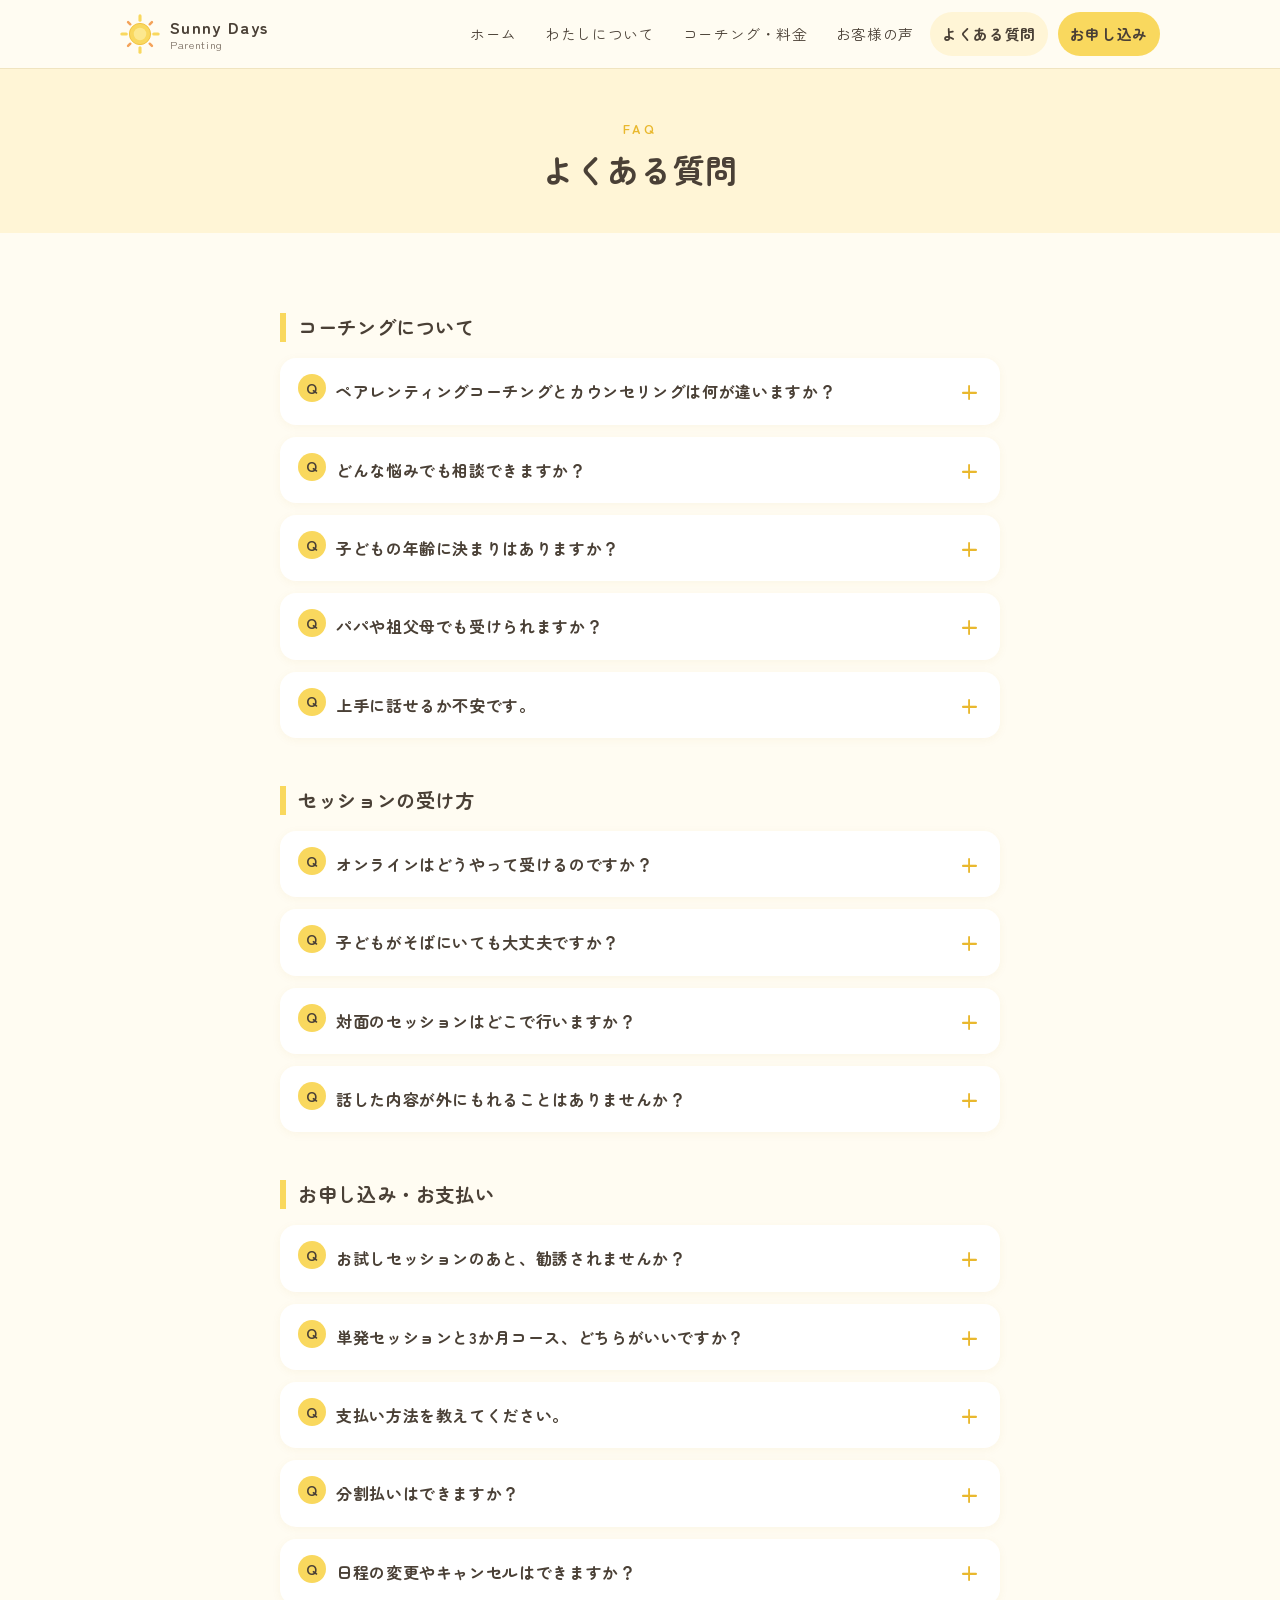
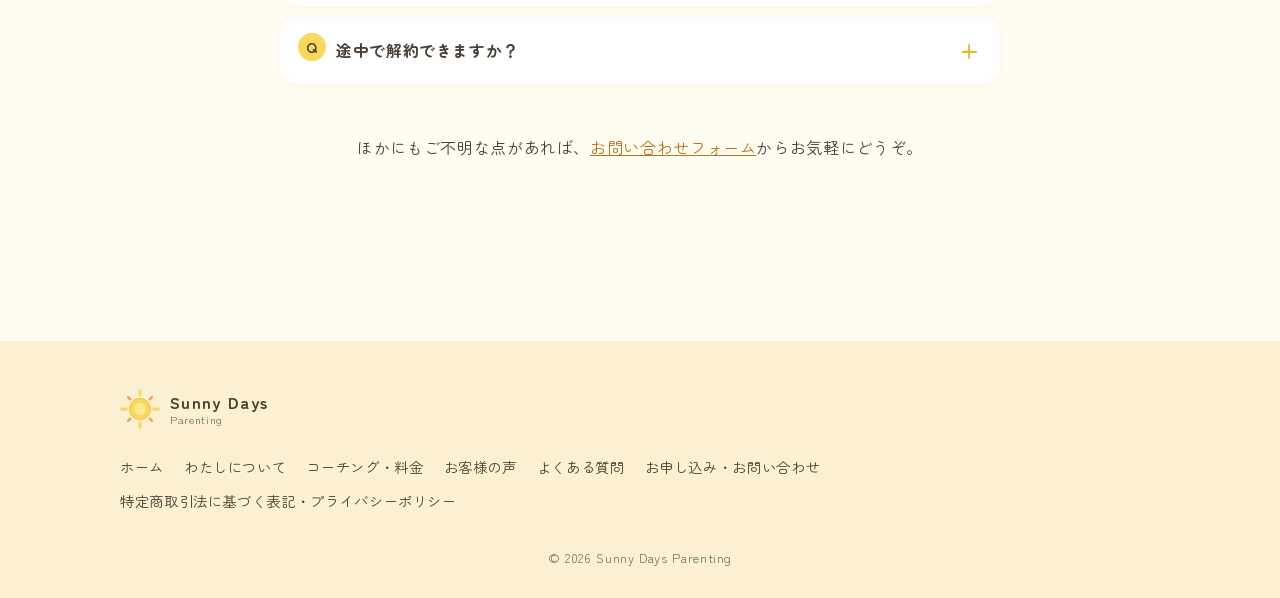
<file: faq.html>
<!DOCTYPE html>
<html lang="ja">
<head>
  <meta charset="UTF-8">
  <meta name="viewport" content="width=device-width, initial-scale=1">
  <title>よくある質問｜Sunny Days Parenting</title>
  <meta name="description" content="ペアレンティングコーチングについてよくいただくご質問。対象のお子さんの年齢、パパの参加、オンラインでの受け方、お支払い、キャンセルなど。">
  <link rel="canonical" href="https://sunnydaysparenting.com/faq.html">
  <meta property="og:site_name" content="Sunny Days Parenting">
  <meta property="og:type" content="article">
  <meta property="og:title" content="よくある質問｜Sunny Days Parenting">
  <meta property="og:description" content="ペアレンティングコーチングについてよくいただくご質問。対象のお子さんの年齢、パパの参加、オンラインでの受け方、お支払い、キャンセルなど。">
  <meta property="og:url" content="https://sunnydaysparenting.com/faq.html">
  <meta property="og:locale" content="ja_JP">
  <meta name="twitter:card" content="summary">
  <link rel="icon" href="images/logo.svg" type="image/svg+xml">
  <link rel="preconnect" href="https://fonts.googleapis.com">
  <link rel="preconnect" href="https://fonts.gstatic.com" crossorigin>
  <link href="https://fonts.googleapis.com/css2?family=Zen+Maru+Gothic:wght@400;700&display=swap" rel="stylesheet">
  <link rel="stylesheet" href="css/style.css?v=20261119b">
  <script src="js/main.js?v=20261119b" defer></script>
</head>
<body>

<header class="site-header">
  <div class="container header-inner">
    <a href="index.html" class="logo">
      <img src="images/logo.svg" alt="">
      <span class="logo-text">
        <span class="logo-main">Sunny Days</span>
        <span class="logo-sub">Parenting</span>
      </span>
    </a>
    <button class="nav-toggle" aria-label="メニューを開く" aria-expanded="false" aria-controls="global-nav">
      <span></span><span></span><span></span>
    </button>
    <nav class="global-nav" id="global-nav">
      <ul>
        <li><a href="index.html">ホーム</a></li>
        <li><a href="about.html">わたしについて</a></li>
        <li><a href="service.html">コーチング・料金</a></li>
        <li><a href="voice.html">お客様の声</a></li>
        <li><a href="faq.html" aria-current="page">よくある質問</a></li>
        <li class="nav-cta"><a href="contact.html">お申し込み</a></li>
      </ul>
    </nav>
  </div>
</header>

<main>
  <div class="page-head">
    <span class="en">FAQ</span>
    <h1>よくある質問</h1>
  </div>

  <section class="section">
    <div class="container narrow">

      <div class="faq-group">
        <h2>コーチングについて</h2>
        <details class="faq-item">
          <summary>ペアレンティングコーチングとカウンセリングは何が違いますか？</summary>
          <div class="faq-answer"><p>カウンセリングが過去の心の傷の癒しや心理的な回復に重きを置くのに対して、コーチングは「これからどうありたいか」に向けて、気づきと行動をいっしょに積み重ねていくものです。過去の経験をお話しいただくこともありますが、医療や心理療法の代わりにはなりません。心身の不調が強いときは、医療機関とあわせてご利用ください。</p></div>
        </details>
        <details class="faq-item">
          <summary>どんな悩みでも相談できますか？</summary>
          <div class="faq-answer"><p>はい。イヤイヤ期、きょうだいげんか、怒りすぎてしまうこと、ご自身の生い立ちのこと、パートナーとの子育て方針の違いなど、「こんなこと相談していいのかな」と思うことでも大丈夫です。</p></div>
        </details>
        <details class="faq-item">
          <summary>子どもの年齢に決まりはありますか？</summary>
          <div class="faq-answer"><p>特に決まりはありません。妊娠中の方から、乳幼児・小学生・思春期のお子さんをお持ちの方まで、どなたでもお受けしています。</p></div>
        </details>
        <details class="faq-item">
          <summary>パパや祖父母でも受けられますか？</summary>
          <div class="faq-answer"><p>もちろんです。子どもに関わるすべての大人の方を歓迎しています。ご夫婦そろってのご参加も可能です。</p></div>
        </details>
        <details class="faq-item">
          <summary>上手に話せるか不安です。</summary>
          <div class="faq-answer"><p>うまく話そうとしなくて大丈夫です。気持ちがまとまっていなくても、わたしが質問しながらいっしょに整理していきますので、思いつくままにお話しください。</p></div>
        </details>
      </div>

      <div class="faq-group">
        <h2>セッションの受け方</h2>
        <details class="faq-item">
          <summary>オンラインはどうやって受けるのですか？</summary>
          <div class="faq-answer"><p>Google Meetを使います。ご予約後にお送りするリンクをクリックするだけで、スマホ・タブレット・パソコンから参加できます。アカウント登録は基本的に不要です（スマホの場合はアプリのインストールをおすすめします）。</p></div>
        </details>
        <details class="faq-item">
          <summary>子どもがそばにいても大丈夫ですか？</summary>
          <div class="faq-answer"><p>大丈夫です。お子さんのお世話で中断したり、カメラをオフにしたりしても問題ありません。ただ、お子さんに聞かせたくない話もあると思いますので、お昼寝中など落ち着いて話せる時間帯がおすすめです。</p></div>
        </details>
        <details class="faq-item">
          <summary>対面のセッションはどこで行いますか？</summary>
          <div class="faq-answer"><p>湘南エリア（藤沢・茅ヶ崎・鎌倉周辺など）で、落ち着いて話せるカフェなどをご相談のうえ決めています。それ以外の地域は、交通費をいただいたうえで対応できる場合がありますので、お気軽にご相談ください。</p></div>
        </details>
        <details class="faq-item">
          <summary>話した内容が外にもれることはありませんか？</summary>
          <div class="faq-answer"><p>守秘義務を守り、セッションの内容をご本人の許可なく第三者に話すことはありません。お客様の声のご紹介も、必ず事前にご本人の許可をいただいています。</p></div>
        </details>
      </div>

      <div class="faq-group">
        <h2>お申し込み・お支払い</h2>
        <details class="faq-item">
          <summary>お試しセッションのあと、勧誘されませんか？</summary>
          <div class="faq-answer"><p>無理な勧誘は一切いたしません。お試しセッションの最後に3か月コースのご案内をすることはありますが、その場でお返事いただく必要はありません。ゆっくりご検討ください。</p></div>
        </details>
        <details class="faq-item">
          <summary>単発セッションと3か月コース、どちらがいいですか？</summary>
          <div class="faq-answer"><p>「いま困っていることを1つ相談したい」「まずは1回しっかり話してみたい」という方には単発セッションがおすすめです。親子の関わり方を根本から見直したい方や、家族のパターンを変えていきたい方には、毎週継続して取り組める3か月コースをおすすめしています（1回あたりの料金も単発よりお得です）。迷ったら、お試しセッションでいっしょに考えましょう。</p></div>
        </details>
        <details class="faq-item">
          <summary>支払い方法を教えてください。</summary>
          <div class="faq-answer"><p>銀行振込でお願いしております。単発セッション・3か月コースのお申し込み後に、振込先をメールでご案内します。お振込みの期限は、単発セッションはセッション日の前日まで、3か月コースはお申し込み後7日以内です。振込手数料はご負担ください。</p></div>
        </details>
        <details class="faq-item">
          <summary>分割払いはできますか？</summary>
          <div class="faq-answer"><p>ご相談に応じます。お試しセッションの際にお気軽にお聞きください。</p></div>
        </details>
        <details class="faq-item">
          <summary>日程の変更やキャンセルはできますか？</summary>
          <div class="faq-answer"><p>前日までにご連絡いただければ、無料で日程を振り替えます。当日のキャンセルやご連絡のない欠席は、単発セッションは原則としてキャンセル料100％、3か月コースはコース期間中1回に限り振替いたします（2回目以降は、その回を実施済みとして扱います）。ただし、お子さんの急な体調不良など、やむをえない事情の場合はご相談ください。</p><p>また、単発セッションは、セッション日の前日までにお振込みが確認できない場合、ご予約が自動的にキャンセルとなります。くわしくは「<a href="legal.html#tokushoho">特定商取引法に基づく表記</a>」をご覧ください。</p></div>
        </details>
        <details class="faq-item">
          <summary>途中で解約できますか？</summary>
          <div class="faq-answer"><p>やむをえない事情がある場合はご相談ください。返金の条件については「<a href="legal.html">特定商取引法に基づく表記</a>」をご確認ください。</p></div>
        </details>
      </div>

      <p class="center">ほかにもご不明な点があれば、<a href="contact.html#form">お問い合わせフォーム</a>からお気軽にどうぞ。</p>
    </div>
  </section>
</main>

<footer class="site-footer">
  <div class="container">
    <div class="footer-inner">
      <a href="index.html" class="logo">
        <img src="images/logo.svg" alt="">
        <span class="logo-text">
          <span class="logo-main">Sunny Days</span>
          <span class="logo-sub">Parenting</span>
        </span>
      </a>
      <nav class="footer-nav" aria-label="フッターメニュー">
        <ul>
          <li><a href="index.html">ホーム</a></li>
          <li><a href="about.html">わたしについて</a></li>
          <li><a href="service.html">コーチング・料金</a></li>
          <li><a href="voice.html">お客様の声</a></li>
          <li><a href="faq.html">よくある質問</a></li>
          <li><a href="contact.html">お申し込み・お問い合わせ</a></li>
          <li><a href="legal.html">特定商取引法に基づく表記・プライバシーポリシー</a></li>
        </ul>
      </nav>
    </div>
    <p class="copyright">&copy; <span id="year">2026</span> Sunny Days Parenting</p>
  </div>
</footer>

<!-- Cloudflare Web Analytics --><script type='module' src='https://static.cloudflareinsights.com/beacon.min.js' data-cf-beacon='{"token": "198535470a4544639562cb1b1f3bb78f"}'></script><!-- End Cloudflare Web Analytics -->
</body>
</html>
</file>
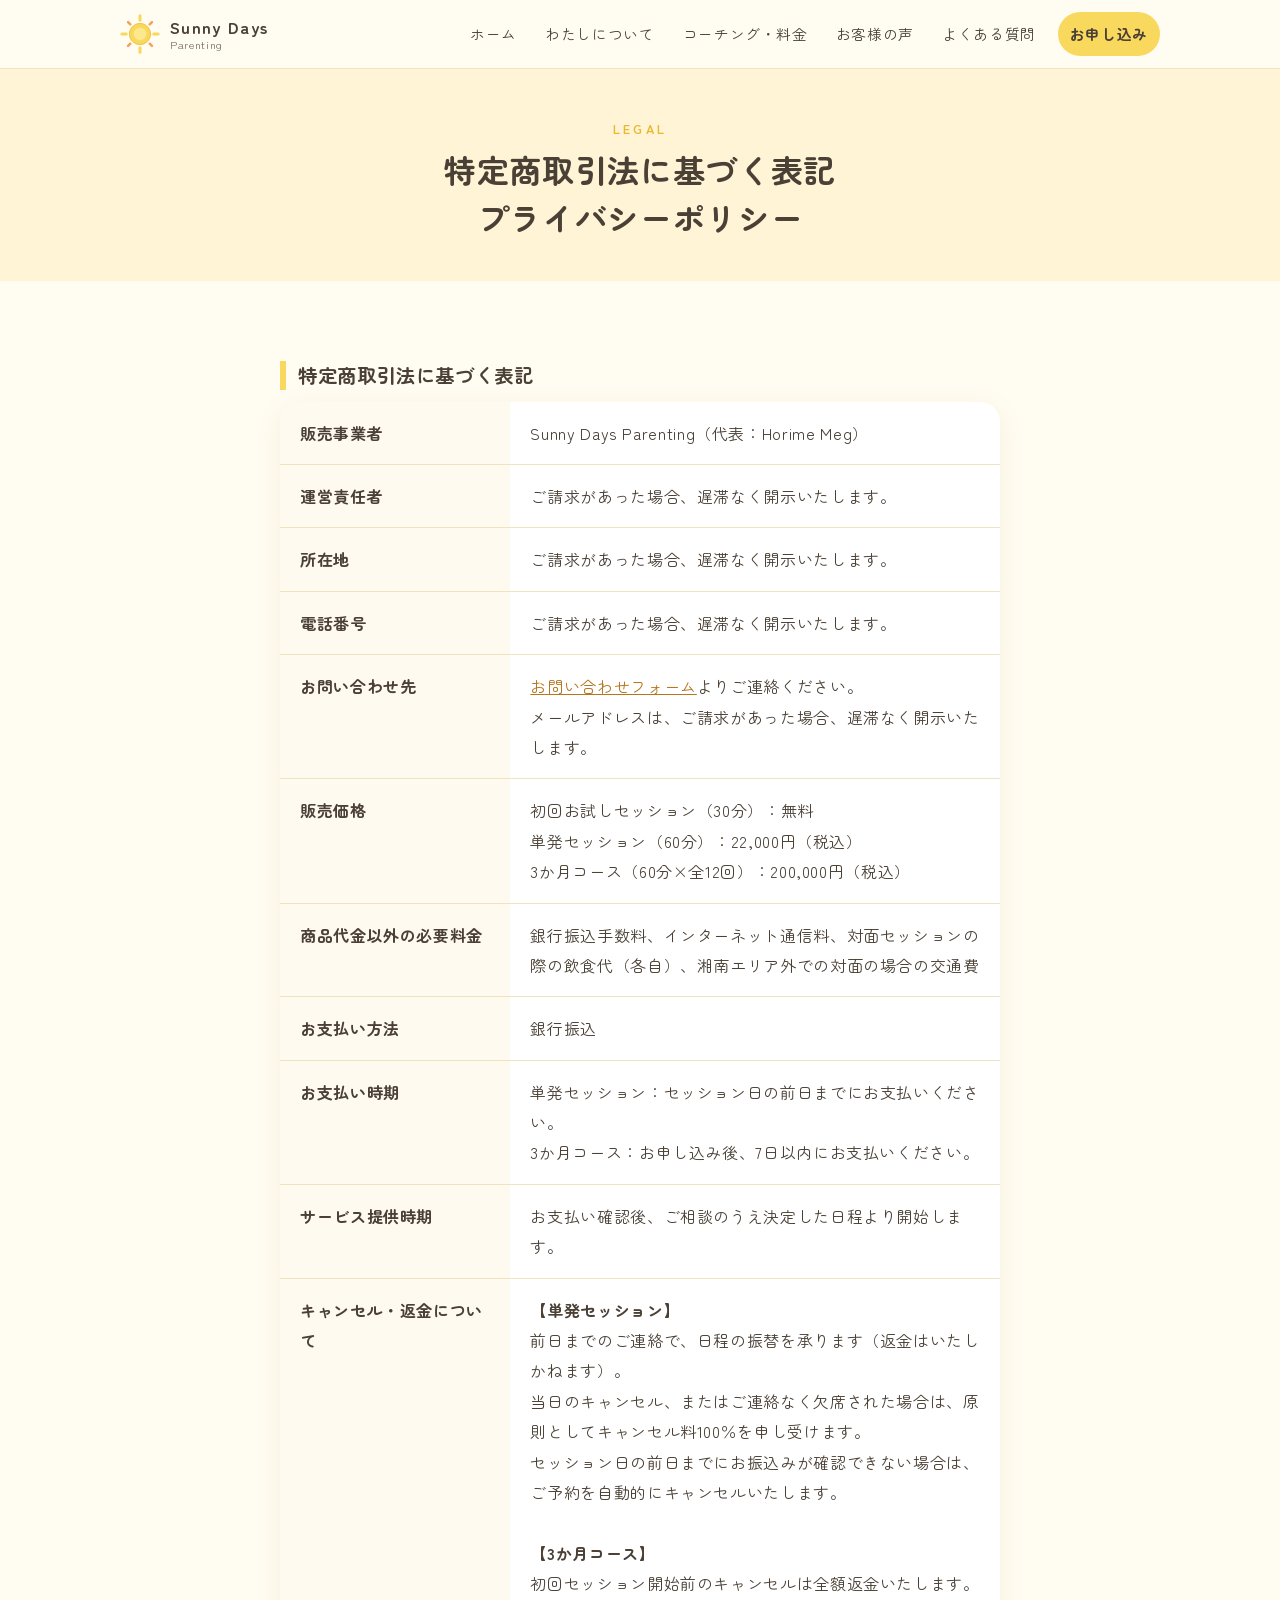
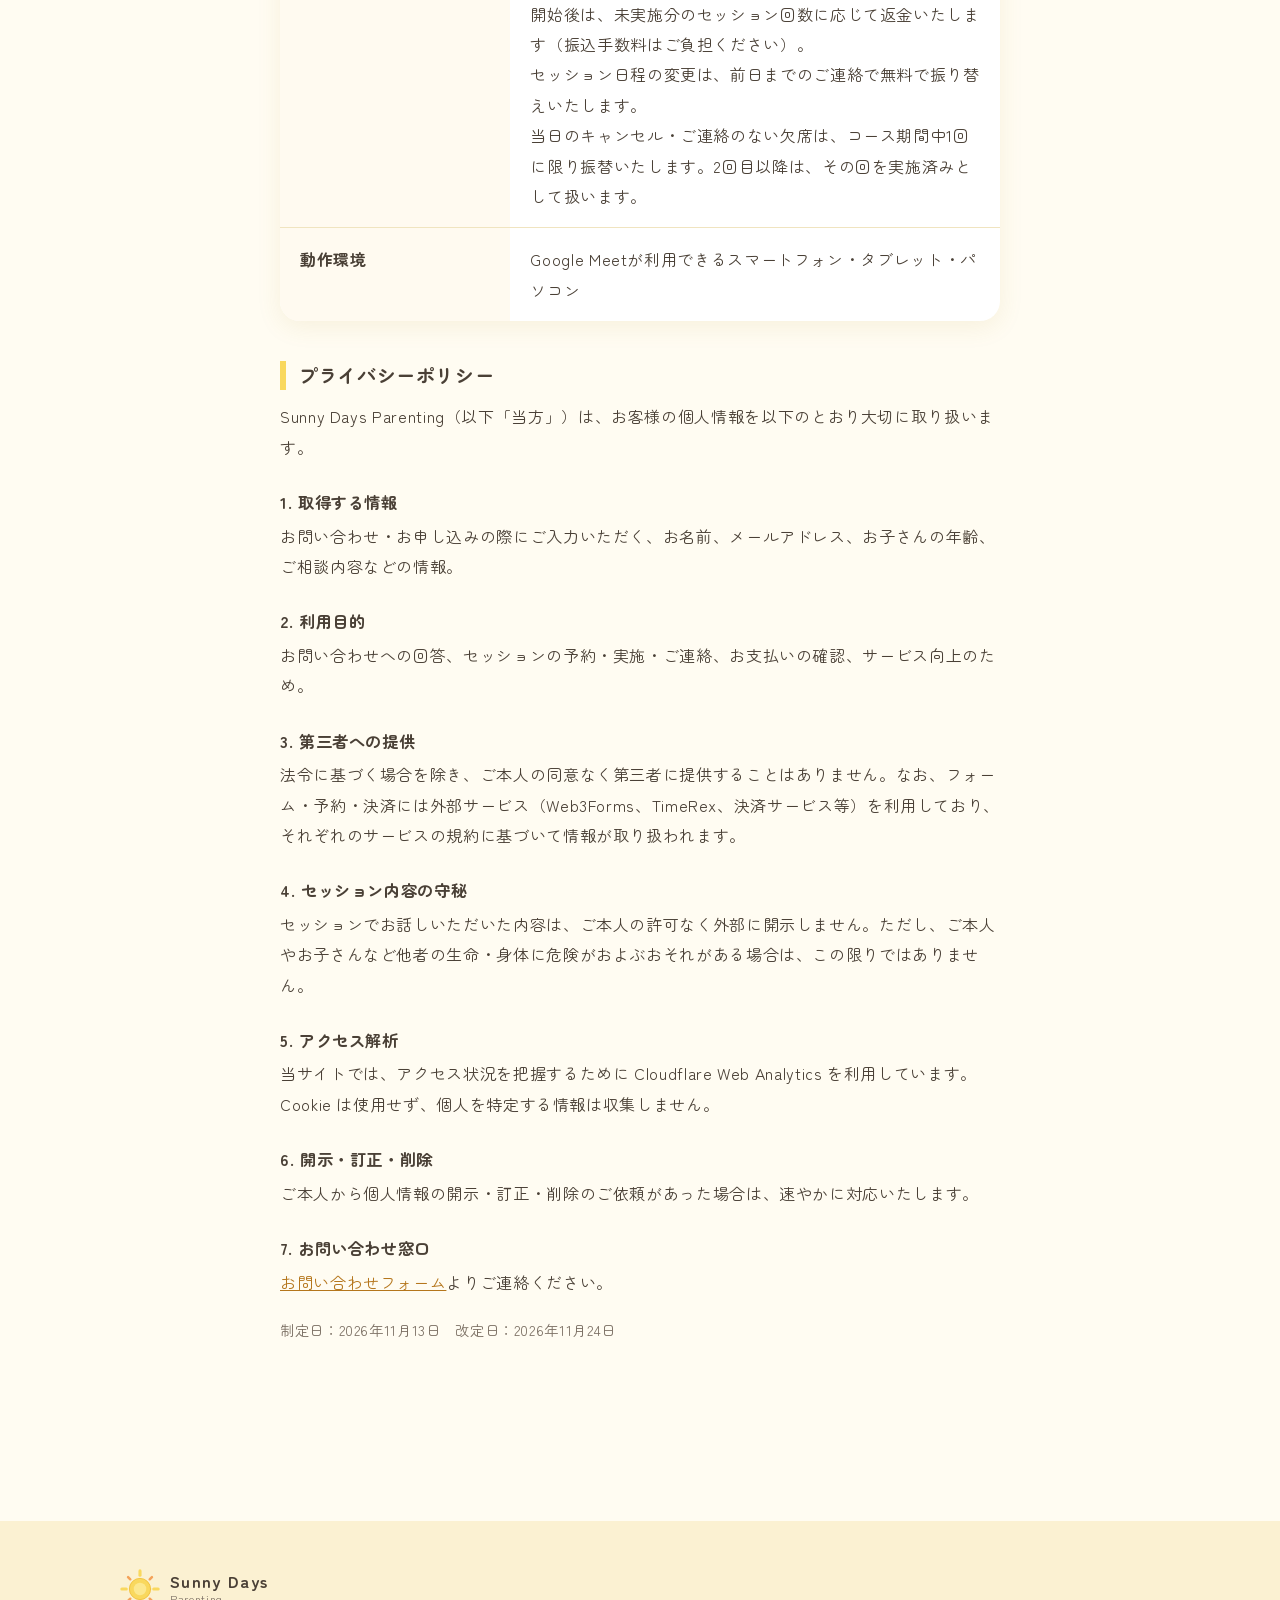
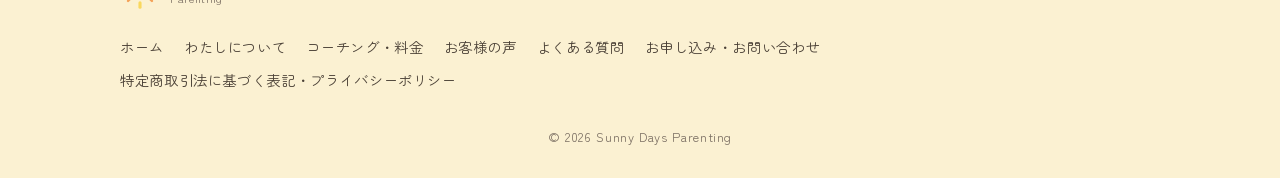
<file: legal.html>
<!DOCTYPE html>
<html lang="ja">
<head>
  <meta charset="UTF-8">
  <meta name="viewport" content="width=device-width, initial-scale=1">
  <title>特定商取引法に基づく表記・プライバシーポリシー｜Sunny Days Parenting</title>
  <meta name="robots" content="noindex">
  <link rel="icon" href="images/logo.svg" type="image/svg+xml">
  <link rel="preconnect" href="https://fonts.googleapis.com">
  <link rel="preconnect" href="https://fonts.gstatic.com" crossorigin>
  <link href="https://fonts.googleapis.com/css2?family=Zen+Maru+Gothic:wght@400;700&display=swap" rel="stylesheet">
  <link rel="stylesheet" href="css/style.css?v=20261119b">
  <script src="js/main.js?v=20261119b" defer></script>
</head>
<body>

<header class="site-header">
  <div class="container header-inner">
    <a href="index.html" class="logo">
      <img src="images/logo.svg" alt="">
      <span class="logo-text">
        <span class="logo-main">Sunny Days</span>
        <span class="logo-sub">Parenting</span>
      </span>
    </a>
    <button class="nav-toggle" aria-label="メニューを開く" aria-expanded="false" aria-controls="global-nav">
      <span></span><span></span><span></span>
    </button>
    <nav class="global-nav" id="global-nav">
      <ul>
        <li><a href="index.html">ホーム</a></li>
        <li><a href="about.html">わたしについて</a></li>
        <li><a href="service.html">コーチング・料金</a></li>
        <li><a href="voice.html">お客様の声</a></li>
        <li><a href="faq.html">よくある質問</a></li>
        <li class="nav-cta"><a href="contact.html">お申し込み</a></li>
      </ul>
    </nav>
  </div>
</header>

<main>
  <div class="page-head">
    <span class="en">Legal</span>
    <h1>特定商取引法に基づく表記<br>プライバシーポリシー</h1>
  </div>

  <!--
    ================================================================
    【公開前に必ず確認】
    ここは一般的なひな形です。［ ］の部分を埋め、内容が実際の運営と合っているか確認してください。
    有料サービスをネットで販売する場合、特定商取引法の表記が必要です。
    不安な場合は、消費者庁のガイドラインや専門家にご確認ください。
    ================================================================
  -->
  <section class="section legal">
    <div class="container narrow">
      <h2 id="tokushoho">特定商取引法に基づく表記</h2>
      <table class="info-table">
        <tr><th>販売事業者</th><td>Sunny Days Parenting（代表：Horime Meg）</td></tr>
        <tr><th>運営責任者</th><td>ご請求があった場合、遅滞なく開示いたします。</td></tr>
        <tr><th>所在地</th><td>ご請求があった場合、遅滞なく開示いたします。</td></tr>
        <tr><th>電話番号</th><td>ご請求があった場合、遅滞なく開示いたします。</td></tr>
        <tr><th>お問い合わせ先</th><td><a href="contact.html#form">お問い合わせフォーム</a>よりご連絡ください。<br>メールアドレスは、ご請求があった場合、遅滞なく開示いたします。</td></tr>
        <tr><th>販売価格</th><td>初回お試しセッション（30分）：無料<br>単発セッション（60分）：22,000円（税込）<br>3か月コース（60分×全12回）：200,000円（税込）</td></tr>
        <tr><th>商品代金以外の必要料金</th><td>銀行振込手数料、インターネット通信料、対面セッションの際の飲食代（各自）、湘南エリア外での対面の場合の交通費</td></tr>
        <tr><th>お支払い方法</th><td>銀行振込</td></tr>
        <tr><th>お支払い時期</th><td>単発セッション：セッション日の前日までにお支払いください。<br>3か月コース：お申し込み後、7日以内にお支払いください。</td></tr>
        <tr><th>サービス提供時期</th><td>お支払い確認後、ご相談のうえ決定した日程より開始します。</td></tr>
        <tr><th>キャンセル・返金について</th><td><strong>【単発セッション】</strong><br>前日までのご連絡で、日程の振替を承ります（返金はいたしかねます）。<br>当日のキャンセル、またはご連絡なく欠席された場合は、原則としてキャンセル料100％を申し受けます。<br>セッション日の前日までにお振込みが確認できない場合は、ご予約を自動的にキャンセルいたします。<br><br><strong>【3か月コース】</strong><br>初回セッション開始前のキャンセルは全額返金いたします。開始後は、未実施分のセッション回数に応じて返金いたします（振込手数料はご負担ください）。<br>セッション日程の変更は、前日までのご連絡で無料で振り替えいたします。<br>当日のキャンセル・ご連絡のない欠席は、コース期間中1回に限り振替いたします。2回目以降は、その回を実施済みとして扱います。</td></tr>
        <tr><th>動作環境</th><td>Google Meetが利用できるスマートフォン・タブレット・パソコン</td></tr>
      </table>

      <h2 id="privacy">プライバシーポリシー</h2>
      <p>Sunny Days Parenting（以下「当方」）は、お客様の個人情報を以下のとおり大切に取り扱います。</p>
      <h3>1. 取得する情報</h3>
      <p>お問い合わせ・お申し込みの際にご入力いただく、お名前、メールアドレス、お子さんの年齢、ご相談内容などの情報。</p>
      <h3>2. 利用目的</h3>
      <p>お問い合わせへの回答、セッションの予約・実施・ご連絡、お支払いの確認、サービス向上のため。</p>
      <h3>3. 第三者への提供</h3>
      <p>法令に基づく場合を除き、ご本人の同意なく第三者に提供することはありません。なお、フォーム・予約・決済には外部サービス（Web3Forms、TimeRex、決済サービス等）を利用しており、それぞれのサービスの規約に基づいて情報が取り扱われます。</p>
      <h3>4. セッション内容の守秘</h3>
      <p>セッションでお話しいただいた内容は、ご本人の許可なく外部に開示しません。ただし、ご本人やお子さんなど他者の生命・身体に危険がおよぶおそれがある場合は、この限りではありません。</p>
      <h3>5. アクセス解析</h3>
      <p>当サイトでは、アクセス状況を把握するために Cloudflare Web Analytics を利用しています。Cookie は使用せず、個人を特定する情報は収集しません。</p>
      <h3>6. 開示・訂正・削除</h3>
      <p>ご本人から個人情報の開示・訂正・削除のご依頼があった場合は、速やかに対応いたします。</p>
      <h3>7. お問い合わせ窓口</h3>
      <p><a href="contact.html#form">お問い合わせフォーム</a>よりご連絡ください。</p>
      <p style="color:var(--text-sub);font-size:.9rem">制定日：2026年11月13日　改定日：2026年11月24日</p>
    </div>
  </section>
</main>

<footer class="site-footer">
  <div class="container">
    <div class="footer-inner">
      <a href="index.html" class="logo">
        <img src="images/logo.svg" alt="">
        <span class="logo-text">
          <span class="logo-main">Sunny Days</span>
          <span class="logo-sub">Parenting</span>
        </span>
      </a>
      <nav class="footer-nav" aria-label="フッターメニュー">
        <ul>
          <li><a href="index.html">ホーム</a></li>
          <li><a href="about.html">わたしについて</a></li>
          <li><a href="service.html">コーチング・料金</a></li>
          <li><a href="voice.html">お客様の声</a></li>
          <li><a href="faq.html">よくある質問</a></li>
          <li><a href="contact.html">お申し込み・お問い合わせ</a></li>
          <li><a href="legal.html">特定商取引法に基づく表記・プライバシーポリシー</a></li>
        </ul>
      </nav>
    </div>
    <p class="copyright">&copy; <span id="year">2026</span> Sunny Days Parenting</p>
  </div>
</footer>

<!-- Cloudflare Web Analytics --><script type='module' src='https://static.cloudflareinsights.com/beacon.min.js' data-cf-beacon='{"token": "198535470a4544639562cb1b1f3bb78f"}'></script><!-- End Cloudflare Web Analytics -->
</body>
</html>
</file>
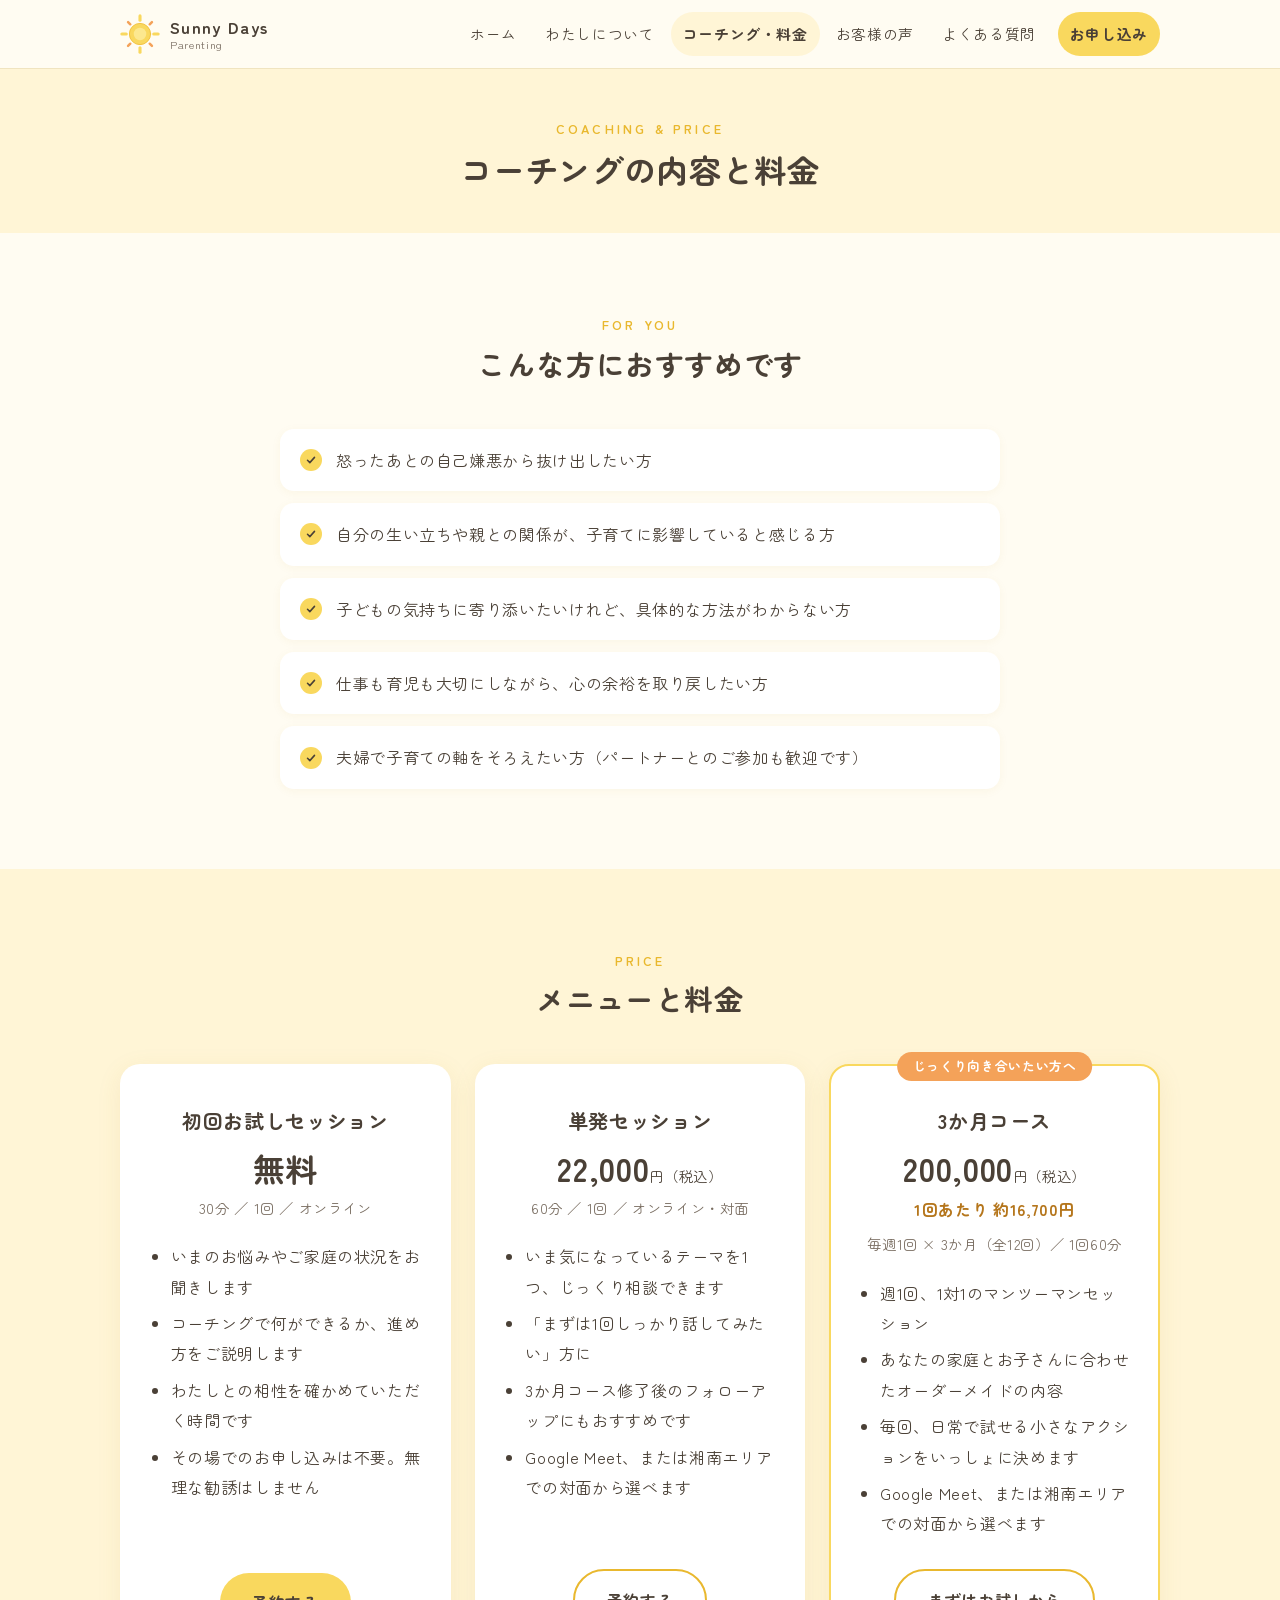
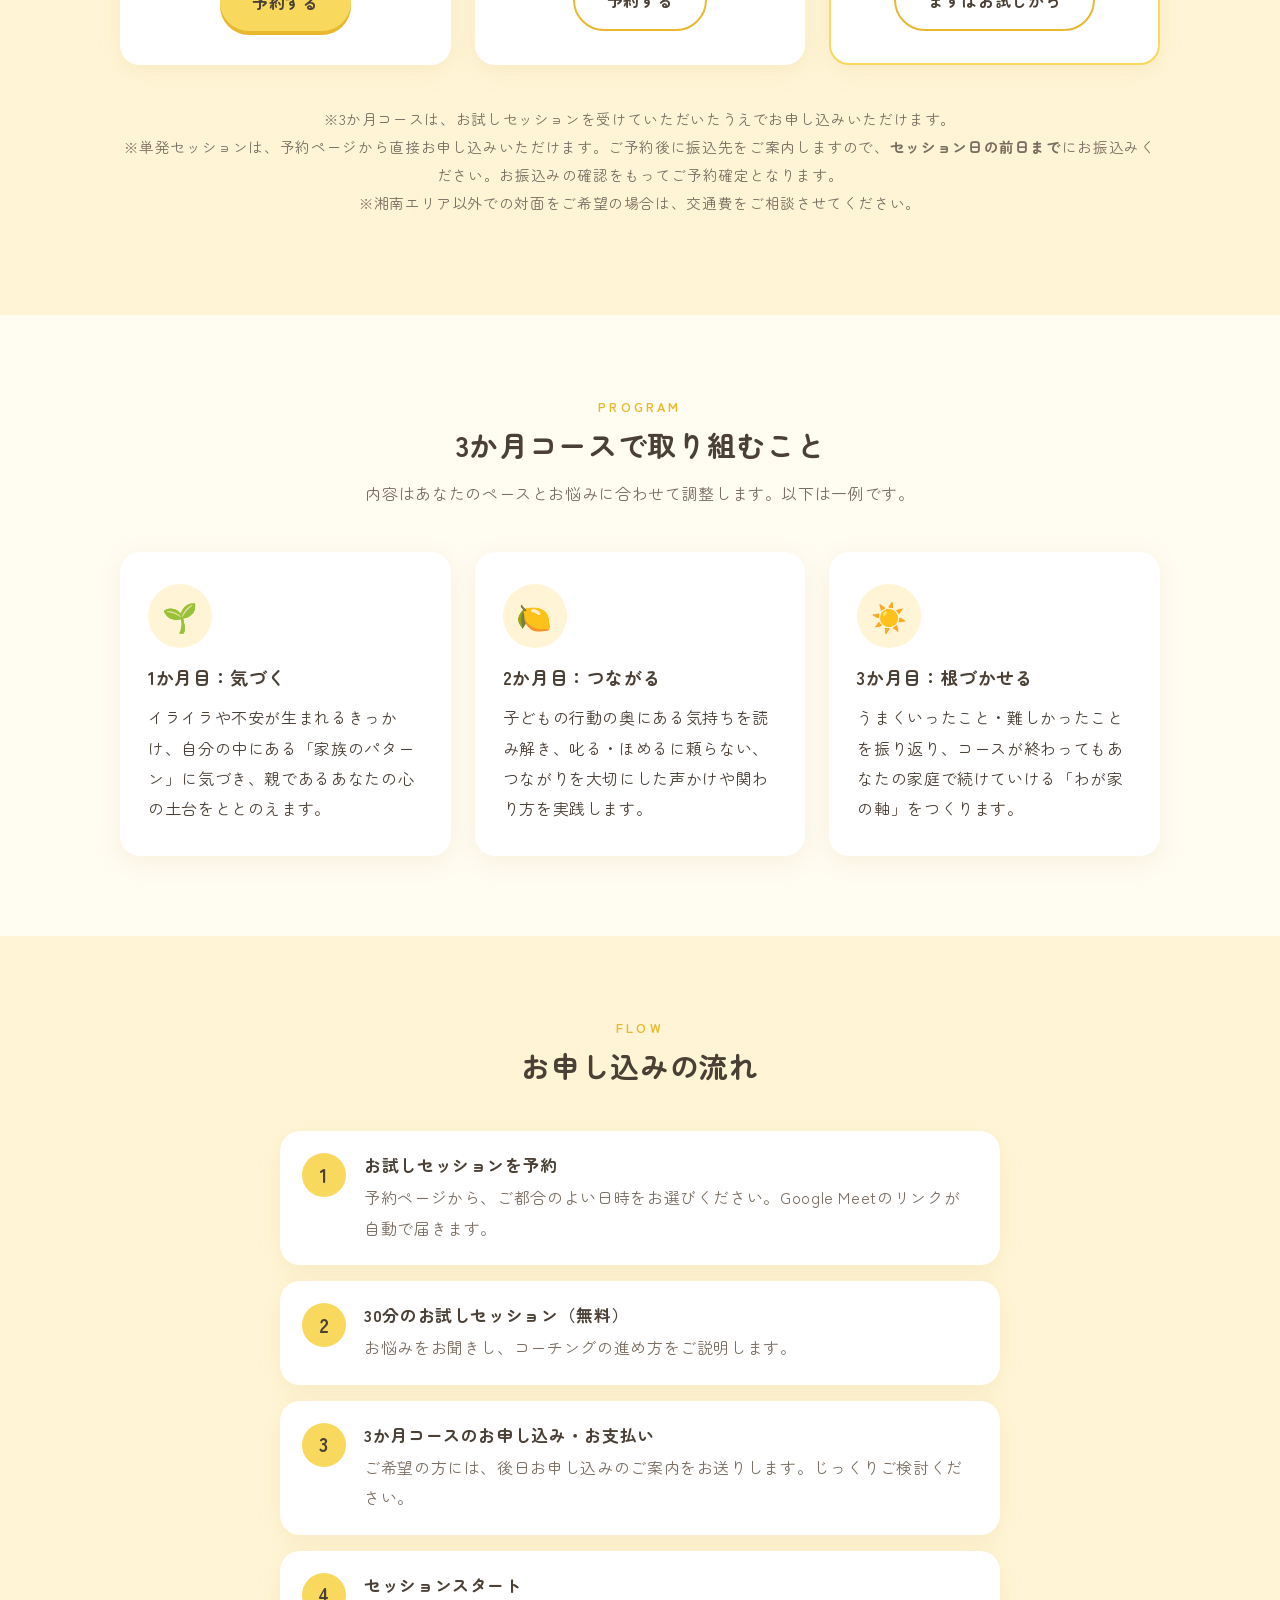
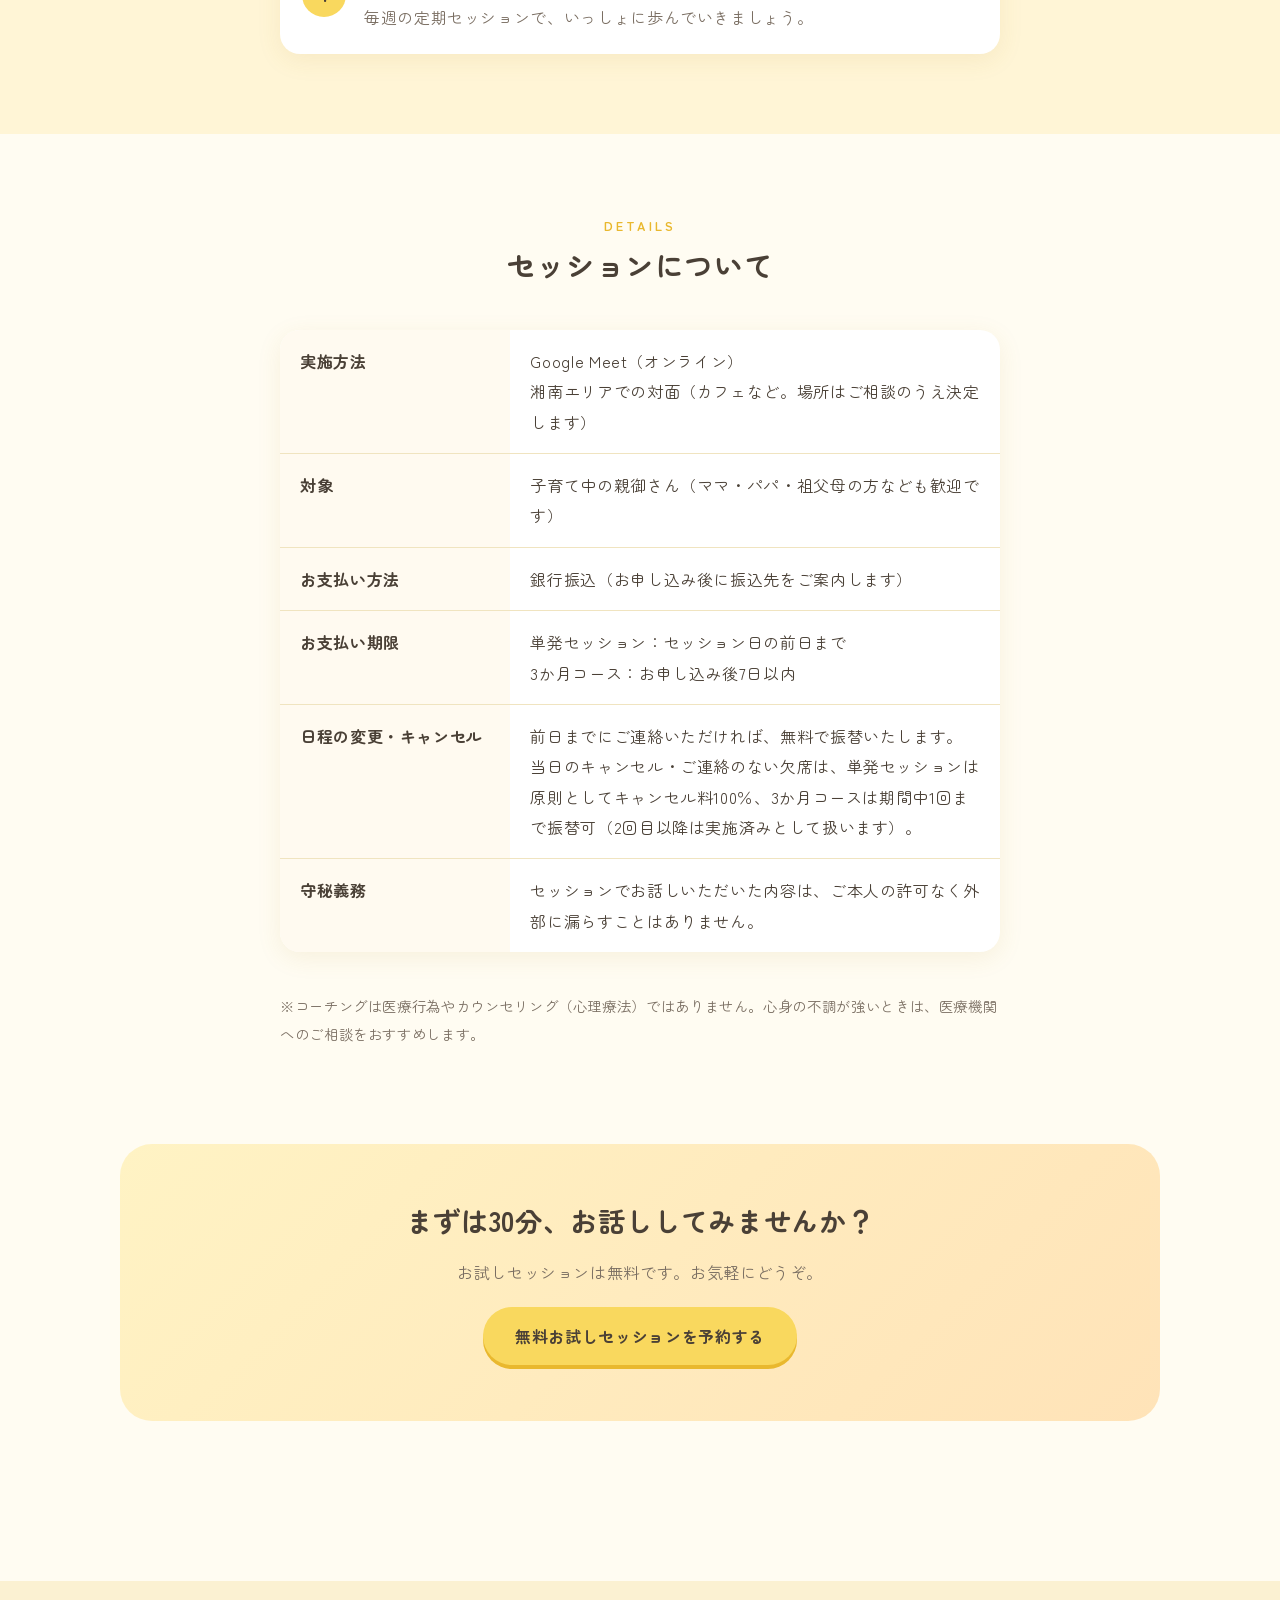
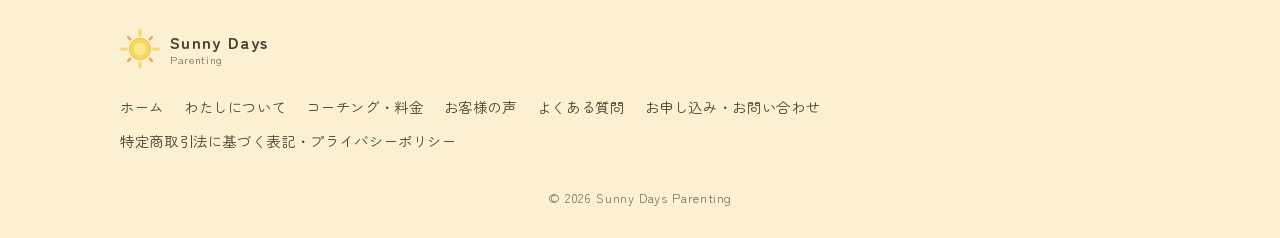
<file: service.html>
<!DOCTYPE html>
<html lang="ja">
<head>
  <meta charset="UTF-8">
  <meta name="viewport" content="width=device-width, initial-scale=1">
  <title>コーチング内容と料金｜Sunny Days Parenting</title>
  <meta name="description" content="ペアレンティングコーチングのメニューと料金。30分の無料お試しセッション、60分の単発セッション（22,000円）、毎週1対1で取り組む3か月コース（200,000円）。Google Meetまたは湘南エリアでの対面。">
  <link rel="canonical" href="https://sunnydaysparenting.com/service.html">
  <meta property="og:site_name" content="Sunny Days Parenting">
  <meta property="og:type" content="article">
  <meta property="og:title" content="コーチング内容と料金｜Sunny Days Parenting">
  <meta property="og:description" content="ペアレンティングコーチングのメニューと料金。30分の無料お試しセッション、60分の単発セッション（22,000円）、毎週1対1で取り組む3か月コース（200,000円）。Google Meetまたは湘南エリアでの対面。">
  <meta property="og:url" content="https://sunnydaysparenting.com/service.html">
  <meta property="og:locale" content="ja_JP">
  <meta name="twitter:card" content="summary">
  <link rel="icon" href="images/logo.svg" type="image/svg+xml">
  <link rel="preconnect" href="https://fonts.googleapis.com">
  <link rel="preconnect" href="https://fonts.gstatic.com" crossorigin>
  <link href="https://fonts.googleapis.com/css2?family=Zen+Maru+Gothic:wght@400;700&display=swap" rel="stylesheet">
  <link rel="stylesheet" href="css/style.css?v=20261119b">
  <script src="js/main.js?v=20261119b" defer></script>
</head>
<body>

<header class="site-header">
  <div class="container header-inner">
    <a href="index.html" class="logo">
      <img src="images/logo.svg" alt="">
      <span class="logo-text">
        <span class="logo-main">Sunny Days</span>
        <span class="logo-sub">Parenting</span>
      </span>
    </a>
    <button class="nav-toggle" aria-label="メニューを開く" aria-expanded="false" aria-controls="global-nav">
      <span></span><span></span><span></span>
    </button>
    <nav class="global-nav" id="global-nav">
      <ul>
        <li><a href="index.html">ホーム</a></li>
        <li><a href="about.html">わたしについて</a></li>
        <li><a href="service.html" aria-current="page">コーチング・料金</a></li>
        <li><a href="voice.html">お客様の声</a></li>
        <li><a href="faq.html">よくある質問</a></li>
        <li class="nav-cta"><a href="contact.html">お申し込み</a></li>
      </ul>
    </nav>
  </div>
</header>

<main>
  <div class="page-head">
    <span class="en">Coaching &amp; Price</span>
    <h1>コーチングの内容と料金</h1>
  </div>

  <!-- どんな人に -->
  <section class="section">
    <div class="container narrow">
      <div class="section-title">
        <span class="en">For you</span>
        <h2>こんな方におすすめです</h2>
      </div>
      <ul class="worry-list">
        <li>怒ったあとの自己嫌悪から抜け出したい方</li>
        <li>自分の生い立ちや親との関係が、子育てに影響していると感じる方</li>
        <li>子どもの気持ちに寄り添いたいけれど、具体的な方法がわからない方</li>
        <li>仕事も育児も大切にしながら、心の余裕を取り戻したい方</li>
        <li>夫婦で子育ての軸をそろえたい方（パートナーとのご参加も歓迎です）</li>
      </ul>
    </div>
  </section>

  <!-- 料金 -->
  <section class="section section-soft">
    <div class="container">
      <div class="section-title">
        <span class="en">Price</span>
        <h2>メニューと料金</h2>
      </div>
      <div class="grid-3">
        <div class="card plan">
          <h3>初回お試しセッション</h3>
          <p class="plan-price">無料</p>
          <p class="plan-meta">30分 ／ 1回 ／ オンライン</p>
          <ul>
            <li>いまのお悩みやご家庭の状況をお聞きします</li>
            <li>コーチングで何ができるか、進め方をご説明します</li>
            <li>わたしとの相性を確かめていただく時間です</li>
            <li>その場でのお申し込みは不要。無理な勧誘はしません</li>
          </ul>
          <a href="contact.html" class="btn">予約する</a>
        </div>
        <div class="card plan">
          <h3>単発セッション</h3>
          <p class="plan-price">22,000<small>円（税込）</small></p>
          <p class="plan-meta">60分 ／ 1回 ／ オンライン・対面</p>
          <ul>
            <li>いま気になっているテーマを1つ、じっくり相談できます</li>
            <li>「まずは1回しっかり話してみたい」方に</li>
            <li>3か月コース修了後のフォローアップにもおすすめです</li>
            <li>Google Meet、または湘南エリアでの対面から選べます</li>
          </ul>
          <a href="https://timerex.net/s/megumi.m0215_d3e4/89f251b5" class="btn btn-outline" target="_blank" rel="noopener">予約する</a>
        </div>
        <div class="card plan plan-featured">
          <span class="plan-badge">じっくり向き合いたい方へ</span>
          <h3>3か月コース</h3>
          <p class="plan-price">200,000<small>円（税込）</small></p>
          <p class="plan-per">1回あたり 約16,700円</p>
          <p class="plan-meta">毎週1回 × 3か月（全12回）／ 1回60分</p>
          <ul>
            <li>週1回、1対1のマンツーマンセッション</li>
            <li>あなたの家庭とお子さんに合わせたオーダーメイドの内容</li>
            <li>毎回、日常で試せる小さなアクションをいっしょに決めます</li>
            <li>Google Meet、または湘南エリアでの対面から選べます</li>
          </ul>
          <a href="contact.html" class="btn btn-outline">まずはお試しから</a>
        </div>
      </div>
      <p class="center mt-l" style="font-size:.92rem;color:var(--text-sub)">
        ※3か月コースは、お試しセッションを受けていただいたうえでお申し込みいただけます。<br>
        ※単発セッションは、予約ページから直接お申し込みいただけます。ご予約後に振込先をご案内しますので、<strong>セッション日の前日まで</strong>にお振込みください。お振込みの確認をもってご予約確定となります。<br>
        ※湘南エリア以外での対面をご希望の場合は、交通費をご相談させてください。
      </p>
    </div>
  </section>

  <!-- 3か月で取り組むこと -->
  <section class="section">
    <div class="container">
      <div class="section-title">
        <span class="en">Program</span>
        <h2>3か月コースで取り組むこと</h2>
        <p>内容はあなたのペースとお悩みに合わせて調整します。以下は一例です。</p>
      </div>
      <div class="grid-3">
        <div class="card">
          <div class="card-icon" aria-hidden="true">🌱</div>
          <h3>1か月目：気づく</h3>
          <p>イライラや不安が生まれるきっかけ、自分の中にある「家族のパターン」に気づき、親であるあなたの心の土台をととのえます。</p>
        </div>
        <div class="card">
          <div class="card-icon" aria-hidden="true">🍋</div>
          <h3>2か月目：つながる</h3>
          <p>子どもの行動の奥にある気持ちを読み解き、叱る・ほめるに頼らない、つながりを大切にした声かけや関わり方を実践します。</p>
        </div>
        <div class="card">
          <div class="card-icon" aria-hidden="true">☀️</div>
          <h3>3か月目：根づかせる</h3>
          <p>うまくいったこと・難しかったことを振り返り、コースが終わってもあなたの家庭で続けていける「わが家の軸」をつくります。</p>
        </div>
      </div>
    </div>
  </section>

  <!-- 流れ -->
  <section class="section section-soft">
    <div class="container narrow">
      <div class="section-title">
        <span class="en">Flow</span>
        <h2>お申し込みの流れ</h2>
      </div>
      <ol class="steps">
        <li>
          <h3>お試しセッションを予約</h3>
          <p>予約ページから、ご都合のよい日時をお選びください。Google Meetのリンクが自動で届きます。</p>
        </li>
        <li>
          <h3>30分のお試しセッション（無料）</h3>
          <p>お悩みをお聞きし、コーチングの進め方をご説明します。</p>
        </li>
        <li>
          <h3>3か月コースのお申し込み・お支払い</h3>
          <p>ご希望の方には、後日お申し込みのご案内をお送りします。じっくりご検討ください。</p>
        </li>
        <li>
          <h3>セッションスタート</h3>
          <p>毎週の定期セッションで、いっしょに歩んでいきましょう。</p>
        </li>
      </ol>
    </div>
  </section>

  <!-- 詳細 -->
  <section class="section">
    <div class="container narrow">
      <div class="section-title">
        <span class="en">Details</span>
        <h2>セッションについて</h2>
      </div>
      <table class="info-table">
        <tr><th>実施方法</th><td>Google Meet（オンライン）<br>湘南エリアでの対面（カフェなど。場所はご相談のうえ決定します）</td></tr>
        <tr><th>対象</th><td>子育て中の親御さん（ママ・パパ・祖父母の方なども歓迎です）</td></tr>
        <tr><th>お支払い方法</th><td>銀行振込（お申し込み後に振込先をご案内します）</td></tr>
        <tr><th>お支払い期限</th><td>単発セッション：セッション日の前日まで<br>3か月コース：お申し込み後7日以内</td></tr>
        <tr><th>日程の変更・キャンセル</th><td>前日までにご連絡いただければ、無料で振替いたします。<br>当日のキャンセル・ご連絡のない欠席は、単発セッションは原則としてキャンセル料100％、3か月コースは期間中1回まで振替可（2回目以降は実施済みとして扱います）。</td></tr>
        <tr><th>守秘義務</th><td>セッションでお話しいただいた内容は、ご本人の許可なく外部に漏らすことはありません。</td></tr>
      </table>
      <p class="mt-l" style="font-size:.9rem;color:var(--text-sub)">
        ※コーチングは医療行為やカウンセリング（心理療法）ではありません。心身の不調が強いときは、医療機関へのご相談をおすすめします。
      </p>
    </div>
  </section>

  <section class="section" style="padding-top:0">
    <div class="container">
      <div class="cta">
        <h2>まずは30分、お話ししてみませんか？</h2>
        <p>お試しセッションは無料です。お気軽にどうぞ。</p>
        <a href="contact.html" class="btn">無料お試しセッションを予約する</a>
      </div>
    </div>
  </section>
</main>

<footer class="site-footer">
  <div class="container">
    <div class="footer-inner">
      <a href="index.html" class="logo">
        <img src="images/logo.svg" alt="">
        <span class="logo-text">
          <span class="logo-main">Sunny Days</span>
          <span class="logo-sub">Parenting</span>
        </span>
      </a>
      <nav class="footer-nav" aria-label="フッターメニュー">
        <ul>
          <li><a href="index.html">ホーム</a></li>
          <li><a href="about.html">わたしについて</a></li>
          <li><a href="service.html">コーチング・料金</a></li>
          <li><a href="voice.html">お客様の声</a></li>
          <li><a href="faq.html">よくある質問</a></li>
          <li><a href="contact.html">お申し込み・お問い合わせ</a></li>
          <li><a href="legal.html">特定商取引法に基づく表記・プライバシーポリシー</a></li>
        </ul>
      </nav>
    </div>
    <p class="copyright">&copy; <span id="year">2026</span> Sunny Days Parenting</p>
  </div>
</footer>

<!-- Cloudflare Web Analytics --><script type='module' src='https://static.cloudflareinsights.com/beacon.min.js' data-cf-beacon='{"token": "198535470a4544639562cb1b1f3bb78f"}'></script><!-- End Cloudflare Web Analytics -->
</body>
</html>
</file>
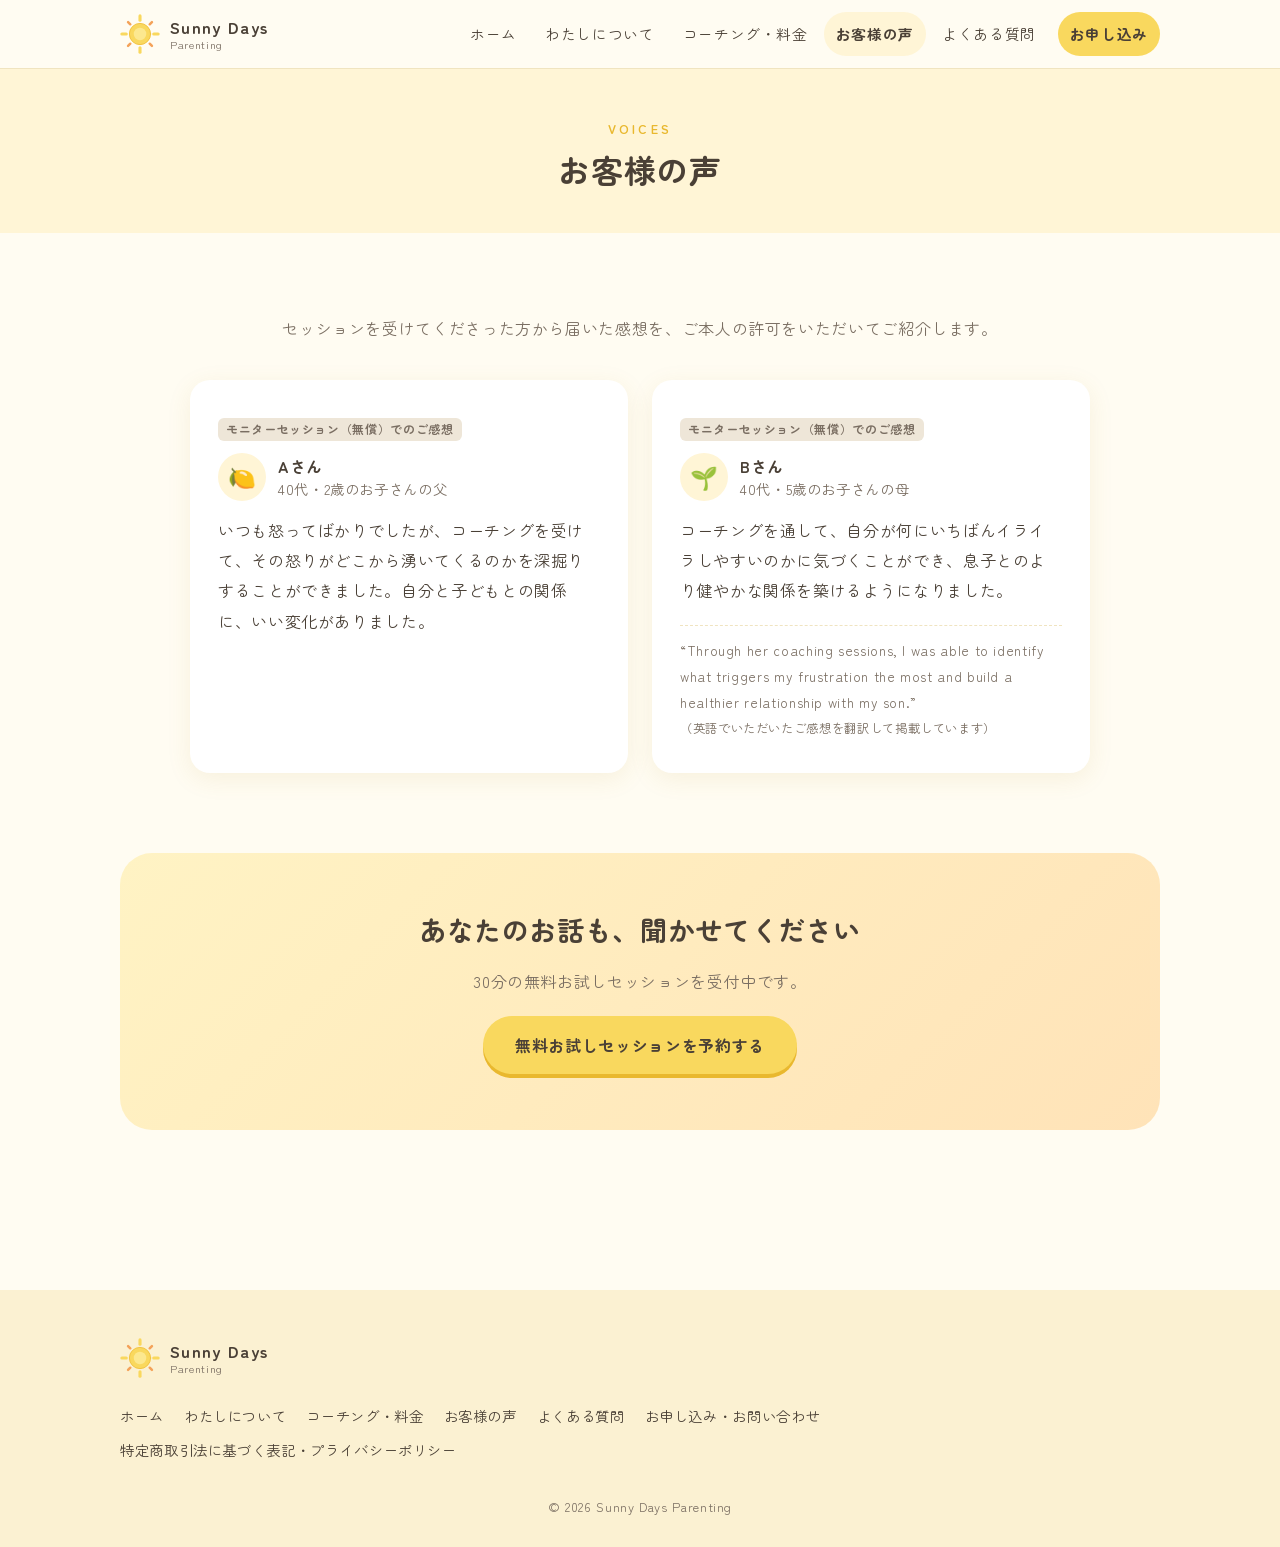
<file: voice.html>
<!DOCTYPE html>
<html lang="ja">
<head>
  <meta charset="UTF-8">
  <meta name="viewport" content="width=device-width, initial-scale=1">
  <title>お客様の声｜Sunny Days Parenting</title>
  <meta name="description" content="ペアレンティングコーチングを受けた親御さんの声をご紹介します。">
  <link rel="canonical" href="https://sunnydaysparenting.com/voice.html">
  <meta property="og:site_name" content="Sunny Days Parenting">
  <meta property="og:type" content="article">
  <meta property="og:title" content="お客様の声｜Sunny Days Parenting">
  <meta property="og:description" content="ペアレンティングコーチングを受けた親御さんの声をご紹介します。">
  <meta property="og:url" content="https://sunnydaysparenting.com/voice.html">
  <meta property="og:locale" content="ja_JP">
  <meta name="twitter:card" content="summary">
  <link rel="icon" href="images/logo.svg" type="image/svg+xml">
  <link rel="preconnect" href="https://fonts.googleapis.com">
  <link rel="preconnect" href="https://fonts.gstatic.com" crossorigin>
  <link href="https://fonts.googleapis.com/css2?family=Zen+Maru+Gothic:wght@400;700&display=swap" rel="stylesheet">
  <link rel="stylesheet" href="css/style.css?v=20261119b">
  <script src="js/main.js?v=20261119b" defer></script>
</head>
<body>

<header class="site-header">
  <div class="container header-inner">
    <a href="index.html" class="logo">
      <img src="images/logo.svg" alt="">
      <span class="logo-text">
        <span class="logo-main">Sunny Days</span>
        <span class="logo-sub">Parenting</span>
      </span>
    </a>
    <button class="nav-toggle" aria-label="メニューを開く" aria-expanded="false" aria-controls="global-nav">
      <span></span><span></span><span></span>
    </button>
    <nav class="global-nav" id="global-nav">
      <ul>
        <li><a href="index.html">ホーム</a></li>
        <li><a href="about.html">わたしについて</a></li>
        <li><a href="service.html">コーチング・料金</a></li>
        <li><a href="voice.html" aria-current="page">お客様の声</a></li>
        <li><a href="faq.html">よくある質問</a></li>
        <li class="nav-cta"><a href="contact.html">お申し込み</a></li>
      </ul>
    </nav>
  </div>
</header>

<main>
  <div class="page-head">
    <span class="en">Voices</span>
    <h1>お客様の声</h1>
  </div>

  <section class="section">
    <div class="container">

      <p class="center voice-intro">
        セッションを受けてくださった方から届いた感想を、ご本人の許可をいただいてご紹介します。
      </p>

      <div class="grid-2 voice-list">
        <article class="card voice">
          <span class="voice-sample">モニターセッション（無償）でのご感想</span>
          <div class="voice-head">
            <div class="voice-avatar" aria-hidden="true">🍋</div>
            <p class="voice-who"><strong>Aさん</strong>40代・2歳のお子さんの父</p>
          </div>
          <p>いつも怒ってばかりでしたが、コーチングを受けて、その怒りがどこから湧いてくるのかを深掘りすることができました。自分と子どもとの関係に、いい変化がありました。</p>
        </article>
        <article class="card voice">
          <span class="voice-sample">モニターセッション（無償）でのご感想</span>
          <div class="voice-head">
            <div class="voice-avatar" aria-hidden="true">🌱</div>
            <p class="voice-who"><strong>Bさん</strong>40代・5歳のお子さんの母</p>
          </div>
          <p>コーチングを通して、自分が何にいちばんイライラしやすいのかに気づくことができ、息子とのより健やかな関係を築けるようになりました。</p>
          <p class="voice-original" lang="en">“Through her coaching sessions, I was able to identify what triggers my frustration the most and build a healthier relationship with my son.”<br><span>（英語でいただいたご感想を翻訳して掲載しています）</span></p>
        </article>
      </div>
    </div>
  </section>

  <section class="section" style="padding-top:0">
    <div class="container">
      <div class="cta">
        <h2>あなたのお話も、聞かせてください</h2>
        <p>30分の無料お試しセッションを受付中です。</p>
        <a href="contact.html" class="btn">無料お試しセッションを予約する</a>
      </div>
    </div>
  </section>
</main>

<footer class="site-footer">
  <div class="container">
    <div class="footer-inner">
      <a href="index.html" class="logo">
        <img src="images/logo.svg" alt="">
        <span class="logo-text">
          <span class="logo-main">Sunny Days</span>
          <span class="logo-sub">Parenting</span>
        </span>
      </a>
      <nav class="footer-nav" aria-label="フッターメニュー">
        <ul>
          <li><a href="index.html">ホーム</a></li>
          <li><a href="about.html">わたしについて</a></li>
          <li><a href="service.html">コーチング・料金</a></li>
          <li><a href="voice.html">お客様の声</a></li>
          <li><a href="faq.html">よくある質問</a></li>
          <li><a href="contact.html">お申し込み・お問い合わせ</a></li>
          <li><a href="legal.html">特定商取引法に基づく表記・プライバシーポリシー</a></li>
        </ul>
      </nav>
    </div>
    <p class="copyright">&copy; <span id="year">2026</span> Sunny Days Parenting</p>
  </div>
</footer>

<!-- Cloudflare Web Analytics --><script type='module' src='https://static.cloudflareinsights.com/beacon.min.js' data-cf-beacon='{"token": "198535470a4544639562cb1b1f3bb78f"}'></script><!-- End Cloudflare Web Analytics -->
</body>
</html>
</file>
<file: css/style.css>
/* =========================================================
   Sunny Days Parenting スタイルシート
   色を変えたいときは :root の値だけ変えればサイト全体に反映されます
   ========================================================= */
:root {
  --bg: #fffcf2;          /* ページの背景（クリーム） */
  --bg-soft: #fff5d6;     /* うすいレモン色の帯 */
  --lemon: #f9d85e;       /* メインのシトラスイエロー */
  --lemon-deep: #e9b82e;  /* 濃いめのイエロー（線・強調） */
  --orange: #f4a259;      /* アクセント（みかん色） */
  --leaf: #8bb37a;        /* アクセント（葉っぱの緑） */
  --text: #4a4036;        /* 本文の文字色（こげ茶） */
  --text-sub: #7a6e62;    /* 補足の文字色 */
  --white: #ffffff;
  --border: #f0e4c0;
  --radius: 20px;
  --shadow: 0 6px 24px rgba(180, 140, 40, 0.10);
  --max: 1080px;
  --font: "Zen Maru Gothic", "Hiragino Maru Gothic ProN", "Hiragino Sans", "Meiryo", sans-serif;
}

*, *::before, *::after { box-sizing: border-box; }

html { scroll-behavior: smooth; }

body {
  margin: 0;
  background: var(--bg);
  color: var(--text);
  font-family: var(--font);
  font-size: 16px;
  line-height: 1.9;
  letter-spacing: 0.04em;
  -webkit-font-smoothing: antialiased;
}

img { max-width: 100%; height: auto; display: block; }

a { color: #b5761c; }
a:hover { color: var(--orange); }

h1, h2, h3 { line-height: 1.5; font-weight: 700; margin: 0 0 0.6em; }

p { margin: 0 0 1.2em; }

.container {
  width: 100%;
  max-width: var(--max);
  margin: 0 auto;
  padding: 0 20px;
}

.narrow { max-width: 760px; }

/* ---------- ヘッダー ---------- */
.site-header {
  position: sticky;
  top: 0;
  z-index: 50;
  background: rgba(255, 252, 242, 0.94);
  backdrop-filter: blur(6px);
  border-bottom: 1px solid var(--border);
}

.header-inner {
  display: flex;
  align-items: center;
  justify-content: space-between;
  height: 68px;
}

.logo {
  display: flex;
  align-items: center;
  gap: 10px;
  text-decoration: none;
  color: var(--text);
}
.logo img { width: 40px; height: 40px; }
.logo-text { display: flex; flex-direction: column; line-height: 1.25; }
.logo-main { font-weight: 700; font-size: 1.05rem; letter-spacing: 0.08em; }
.logo-sub { font-size: 0.68rem; color: var(--text-sub); letter-spacing: 0.06em; }

.nav-toggle {
  display: none;
  background: none;
  border: 0;
  width: 44px;
  height: 44px;
  padding: 10px;
  cursor: pointer;
}
.nav-toggle span {
  display: block;
  height: 2px;
  background: var(--text);
  border-radius: 2px;
  margin: 6px 0;
  transition: transform 0.25s, opacity 0.25s;
}

.global-nav ul {
  display: flex;
  align-items: center;
  gap: 4px;
  list-style: none;
  margin: 0;
  padding: 0;
}
.global-nav a {
  display: block;
  padding: 8px 12px;
  border-radius: 999px;
  color: var(--text);
  text-decoration: none;
  font-size: 0.92rem;
}
.global-nav a:hover { background: var(--bg-soft); }
.global-nav a[aria-current="page"] { background: var(--bg-soft); font-weight: 700; }
.global-nav .nav-cta a {
  background: var(--lemon);
  font-weight: 700;
  margin-left: 6px;
}
.global-nav .nav-cta a:hover { background: var(--lemon-deep); }

@media (max-width: 900px) {
  .nav-toggle { display: block; }
  .global-nav {
    position: fixed;
    inset: 68px 0 auto 0;
    background: var(--bg);
    border-bottom: 1px solid var(--border);
    box-shadow: var(--shadow);
    display: none;
  }
  .global-nav.is-open { display: block; }
  .global-nav ul { flex-direction: column; align-items: stretch; padding: 12px 20px 20px; gap: 2px; }
  .global-nav a { padding: 14px 16px; font-size: 1rem; }
  .global-nav .nav-cta a { margin: 10px 0 0; text-align: center; }
  .nav-toggle[aria-expanded="true"] span:nth-child(1) { transform: translateY(8px) rotate(45deg); }
  .nav-toggle[aria-expanded="true"] span:nth-child(2) { opacity: 0; }
  .nav-toggle[aria-expanded="true"] span:nth-child(3) { transform: translateY(-8px) rotate(-45deg); }
}

/* ---------- ボタン ---------- */
.btn {
  display: inline-block;
  padding: 14px 32px;
  border-radius: 999px;
  background: var(--lemon);
  color: var(--text);
  font-weight: 700;
  text-decoration: none;
  border: 0;
  font-family: inherit;
  font-size: 1rem;
  cursor: pointer;
  box-shadow: 0 4px 0 var(--lemon-deep);
  transition: transform 0.15s, box-shadow 0.15s, background 0.15s;
}
.btn:hover { color: var(--text); transform: translateY(2px); box-shadow: 0 2px 0 var(--lemon-deep); }
.btn-outline {
  background: var(--white);
  box-shadow: none;
  border: 2px solid var(--lemon-deep);
}
.btn-outline:hover { background: var(--bg-soft); box-shadow: none; }
.btn-group { display: flex; flex-wrap: wrap; gap: 14px; }

/* ---------- ヒーロー（トップの大きな部分） ---------- */
.hero {
  position: relative;
  overflow: hidden;
  padding: 72px 0 80px;
  background: radial-gradient(circle at 85% 20%, #fff0b3 0, transparent 45%),
              radial-gradient(circle at 10% 90%, #ffe9cc 0, transparent 40%),
              var(--bg);
}
.hero-inner {
  display: grid;
  grid-template-columns: 1.1fr 0.9fr;
  align-items: center;
  gap: 40px;
}
.hero-label {
  display: inline-block;
  background: var(--white);
  border: 1px solid var(--border);
  border-radius: 999px;
  padding: 4px 16px;
  font-size: 0.85rem;
  color: var(--text-sub);
  margin-bottom: 18px;
}
.hero h1 { font-size: clamp(1.7rem, 4.6vw, 2.6rem); letter-spacing: 0.08em; }
.hero h1 .marker {
  background: linear-gradient(transparent 62%, var(--lemon) 62%);
}
.hero-lead { color: var(--text-sub); margin-bottom: 28px; }
.hero-visual img { width: 100%; max-width: 420px; margin: 0 auto; }

@media (max-width: 760px) {
  .hero { padding: 40px 0 56px; }
  .hero-inner { grid-template-columns: 1fr; gap: 24px; }
  .hero-visual { order: -1; }
  .hero-visual img { max-width: 260px; }
}

/* ---------- 下層ページの見出し帯 ---------- */
.page-head {
  background: var(--bg-soft);
  padding: 48px 0 40px;
  text-align: center;
}
.page-head .en {
  display: block;
  font-size: 0.8rem;
  letter-spacing: 0.25em;
  color: var(--lemon-deep);
  font-weight: 700;
  text-transform: uppercase;
}
.page-head h1 { font-size: clamp(1.5rem, 4vw, 2rem); margin: 4px 0 0; }

/* ---------- セクション共通 ---------- */
.section { padding: 80px 0; }
.section-soft { background: var(--bg-soft); }
.section-title { text-align: center; margin-bottom: 44px; }
.section-title .en {
  display: block;
  font-size: 0.8rem;
  letter-spacing: 0.25em;
  color: var(--lemon-deep);
  font-weight: 700;
  text-transform: uppercase;
}
.section-title h2 { font-size: clamp(1.35rem, 3.4vw, 1.8rem); margin: 4px 0 0; }
.section-title p { color: var(--text-sub); margin: 12px 0 0; }
.center { text-align: center; }
.sp { display: none; }
@media (max-width: 600px) { .sp { display: inline; } }
.mt-l { margin-top: 40px; }

@media (max-width: 760px) {
  .section { padding: 56px 0; }
  .section-title { margin-bottom: 32px; }
}

/* ---------- カード ---------- */
.card {
  background: var(--white);
  border-radius: var(--radius);
  padding: 32px 28px;
  box-shadow: var(--shadow);
}
.grid-3 { display: grid; grid-template-columns: repeat(3, 1fr); gap: 24px; }
.grid-2 { display: grid; grid-template-columns: repeat(2, 1fr); gap: 24px; }
@media (max-width: 860px) {
  .grid-3, .grid-2 { grid-template-columns: 1fr; }
}

.card-icon {
  width: 64px;
  height: 64px;
  border-radius: 50%;
  background: var(--bg-soft);
  display: grid;
  place-items: center;
  font-size: 1.8rem;
  margin-bottom: 16px;
}
.card h3 { font-size: 1.12rem; }
.card p:last-child { margin-bottom: 0; }

/* ---------- お悩みチェックリスト ---------- */
.worry-list {
  list-style: none;
  padding: 0;
  margin: 0 auto;
  max-width: 720px;
  display: grid;
  gap: 12px;
}
.worry-list li {
  background: var(--white);
  border-radius: 14px;
  padding: 16px 20px 16px 56px;
  position: relative;
  box-shadow: 0 2px 10px rgba(180, 140, 40, 0.06);
}
.worry-list li::before {
  content: "";
  position: absolute;
  left: 20px;
  top: 50%;
  width: 22px;
  height: 22px;
  margin-top: -11px;
  border-radius: 50%;
  background: var(--lemon) url("data:image/svg+xml,%3Csvg xmlns='http://www.w3.org/2000/svg' viewBox='0 0 24 24'%3E%3Cpath d='M6 12.5l4 4 8-9' fill='none' stroke='%234a4036' stroke-width='2.6' stroke-linecap='round' stroke-linejoin='round'/%3E%3C/svg%3E") center / 14px no-repeat;
}
.worry-after {
  text-align: center;
  margin-top: 36px;
  font-size: 1.1rem;
  font-weight: 700;
}

/* ---------- プロフィール ---------- */
.profile {
  display: grid;
  grid-template-columns: 300px 1fr;
  gap: 48px;
  align-items: start;
}
.profile-photo img {
  border-radius: 50%;
  border: 8px solid var(--white);
  box-shadow: var(--shadow);
}
.profile-name { font-size: 1.6rem; margin-bottom: 16px; }
.profile-name-en { color: var(--text-sub); font-size: 0.9rem; margin-bottom: 20px; letter-spacing: 0.15em; }
@media (max-width: 760px) {
  .profile { grid-template-columns: 1fr; gap: 24px; text-align: left; }
  .profile-photo { max-width: 220px; margin: 0 auto; }
  .profile-name, .profile-name-en { text-align: center; }
}

.tag-list { display: flex; flex-wrap: wrap; gap: 8px; list-style: none; padding: 0; margin: 0 0 24px; }
.tag-list li {
  background: var(--bg-soft);
  border-radius: 999px;
  padding: 4px 14px;
  font-size: 0.85rem;
}

.timeline { list-style: none; padding: 0; margin: 0; border-left: 3px solid var(--lemon); }
.timeline li { position: relative; padding: 0 0 24px 24px; }
.timeline li::before {
  content: "";
  position: absolute;
  left: -9px;
  top: 8px;
  width: 15px;
  height: 15px;
  border-radius: 50%;
  background: var(--white);
  border: 3px solid var(--lemon-deep);
}
.timeline strong { display: block; }

.story p { font-size: 1.02rem; }
.institute { border-top: 6px solid var(--lemon); }
.institute h3 { font-size: 1.15rem; margin-bottom: 14px; }
.institute .tag-list { margin-bottom: 20px; }
.institute-link { font-size: 0.9rem; margin: 0; }
.quote-box {
  background: var(--white);
  border-left: 6px solid var(--lemon);
  border-radius: 0 var(--radius) var(--radius) 0;
  padding: 24px 28px;
  margin: 32px 0;
  font-weight: 700;
  box-shadow: var(--shadow);
}

/* ---------- 料金プラン ---------- */
.plan {
  position: relative;
  display: flex;
  flex-direction: column;
  border: 2px solid transparent;
}
.plan-featured { border-color: var(--lemon); }
.plan-badge {
  position: absolute;
  top: -14px;
  left: 50%;
  transform: translateX(-50%);
  background: var(--orange);
  color: var(--white);
  font-size: 0.8rem;
  font-weight: 700;
  padding: 2px 16px;
  border-radius: 999px;
  white-space: nowrap;
}
.plan h3 { text-align: center; font-size: 1.25rem; margin-top: 8px; }
.plan-price {
  text-align: center;
  font-size: 2rem;
  font-weight: 700;
  margin: 0 0 4px;
  line-height: 1.3;
}
.plan-price small { font-size: 0.9rem; font-weight: 400; }
.plan-per {
  text-align: center;
  font-weight: 700;
  color: #b5761c;
  margin: 0 0 6px;
}
.plan-meta { text-align: center; color: var(--text-sub); font-size: 0.9rem; margin-bottom: 20px; }
.plan ul { padding-left: 1.3em; margin: 0 0 24px; flex: 1; }
.plan li { margin-bottom: 6px; }
.plan .btn { align-self: center; }

.steps { list-style: none; padding: 0; margin: 0; counter-reset: step; display: grid; gap: 16px; }
.steps li {
  counter-increment: step;
  background: var(--white);
  border-radius: var(--radius);
  padding: 22px 24px 22px 84px;
  position: relative;
  box-shadow: var(--shadow);
}
.steps li::before {
  content: counter(step);
  position: absolute;
  left: 22px;
  top: 22px;
  width: 44px;
  height: 44px;
  border-radius: 50%;
  background: var(--lemon);
  font-weight: 700;
  font-size: 1.2rem;
  display: grid;
  place-items: center;
}
.steps h3 { font-size: 1.05rem; margin-bottom: 4px; }
.steps p { margin: 0; color: var(--text-sub); }

.info-table { width: 100%; border-collapse: collapse; background: var(--white); border-radius: var(--radius); overflow: hidden; box-shadow: var(--shadow); }
.info-table th, .info-table td { padding: 16px 20px; border-bottom: 1px solid var(--border); text-align: left; vertical-align: top; }
.info-table th { background: #fffaf0; width: 32%; font-weight: 700; }
.info-table tr:last-child th, .info-table tr:last-child td { border-bottom: 0; }
@media (max-width: 600px) {
  .info-table th, .info-table td { display: block; width: 100%; }
  .info-table th { border-bottom: 0; padding-bottom: 4px; }
  .info-table td { padding-top: 4px; }
}

/* ---------- お客様の声 ---------- */
.voice {
  position: relative;
}
.voice-sample {
  display: inline-block;
  background: #eee6d8;
  color: var(--text-sub);
  font-size: 0.75rem;
  font-weight: 700;
  border-radius: 6px;
  padding: 0 8px;
  margin-bottom: 12px;
}
.voice-head { display: flex; align-items: center; gap: 12px; margin-bottom: 14px; }
.voice-avatar {
  width: 48px; height: 48px; border-radius: 50%;
  background: var(--bg-soft);
  display: grid; place-items: center; font-size: 1.4rem;
  flex-shrink: 0;
}
.voice-who { font-size: 0.9rem; color: var(--text-sub); line-height: 1.5; }
.voice-who strong { color: var(--text); display: block; font-size: 1rem; }
.voice-intro { color: var(--text-sub); margin-bottom: 36px; }
.voice-list { max-width: 900px; margin: 0 auto; }
.voice-original {
  font-size: 0.85rem;
  color: var(--text-sub);
  border-top: 1px dashed var(--border);
  padding-top: 12px;
  margin-top: 16px;
}
.voice-original span { font-size: 0.78rem; }
.notice {
  background: var(--white);
  border: 2px dashed var(--lemon-deep);
  border-radius: var(--radius);
  padding: 18px 22px;
  margin-bottom: 36px;
  font-size: 0.95rem;
}

/* ---------- よくある質問 ---------- */
.faq-group { margin-bottom: 48px; }
.faq-group h2 { font-size: 1.2rem; border-left: 6px solid var(--lemon); padding-left: 12px; margin-bottom: 16px; }
.faq-item {
  background: var(--white);
  border-radius: 16px;
  margin-bottom: 12px;
  box-shadow: 0 2px 10px rgba(180, 140, 40, 0.06);
}
.faq-item summary {
  list-style: none;
  cursor: pointer;
  padding: 18px 52px 18px 56px;
  position: relative;
  font-weight: 700;
}
.faq-item summary::-webkit-details-marker { display: none; }
.faq-item summary::before {
  content: "Q";
  position: absolute;
  left: 18px; top: 16px;
  width: 28px; height: 28px; border-radius: 50%;
  background: var(--lemon);
  display: grid; place-items: center;
  font-size: 0.9rem;
  line-height: 1;
}
.faq-item summary::after {
  content: "+";
  position: absolute;
  right: 20px; top: 50%;
  transform: translateY(-50%);
  font-size: 1.4rem;
  color: var(--lemon-deep);
  transition: transform 0.2s;
}
.faq-item[open] summary::after { transform: translateY(-50%) rotate(45deg); }
.faq-answer {
  padding: 0 24px 20px 56px;
  position: relative;
  color: var(--text);
}
.faq-answer::before {
  content: "A";
  position: absolute;
  left: 18px; top: 0;
  width: 28px; height: 28px; border-radius: 50%;
  background: var(--bg-soft);
  color: var(--orange);
  display: grid; place-items: center;
  font-size: 0.9rem; font-weight: 700;
  line-height: 1;
}
.faq-answer p:last-child { margin-bottom: 0; }

/* ---------- フォーム ---------- */
.form { display: grid; gap: 22px; }
.form-row label { display: block; font-weight: 700; margin-bottom: 6px; }
.req, .opt {
  display: inline-block;
  font-size: 0.72rem;
  border-radius: 4px;
  padding: 0 6px;
  margin-left: 8px;
  vertical-align: 2px;
}
.req { background: var(--orange); color: var(--white); }
.opt { background: #eee6d8; color: var(--text-sub); }
.form input[type="text"],
.form input[type="email"],
.form select,
.form textarea {
  width: 100%;
  padding: 14px 16px;
  border: 2px solid var(--border);
  border-radius: 12px;
  background: var(--white);
  font-family: inherit;
  font-size: 16px; /* iPhoneで入力時に拡大されないよう16px以上 */
  color: var(--text);
}
.form input:focus, .form select:focus, .form textarea:focus {
  outline: none;
  border-color: var(--lemon-deep);
  box-shadow: 0 0 0 4px rgba(249, 216, 94, 0.35);
}
.form textarea { min-height: 160px; resize: vertical; }
.form-hint { font-size: 0.85rem; color: var(--text-sub); margin: 4px 0 0; }
.radio-group { display: flex; flex-wrap: wrap; gap: 10px 20px; }
.radio-group label { font-weight: 400; display: flex; align-items: center; gap: 6px; margin: 0; }
.consent { display: flex; gap: 8px; align-items: flex-start; font-size: 0.95rem; }
.consent input { margin-top: 7px; }
.hp { position: absolute; left: -9999px; }
.form-status {
  margin: 0;
  padding: 14px 18px;
  border-radius: 12px;
  background: #fdecea;
  color: #8a3b2e;
  font-size: 0.95rem;
}
.form-thanks { text-align: center; }
.form-thanks .card-icon { margin: 0 auto 16px; }
.btn:disabled { opacity: 0.6; cursor: wait; }

.contact-choice .card { display: flex; flex-direction: column; }
.contact-choice .card p { flex: 1; }
.contact-choice .btn { text-align: center; padding-left: 20px; padding-right: 20px; }

/* ---------- CTA帯 ---------- */
.cta {
  background: linear-gradient(135deg, #fff3c4 0%, #ffe3b8 100%);
  border-radius: 32px;
  padding: 56px 32px;
  text-align: center;
}
.cta h2 { font-size: clamp(1.3rem, 3.4vw, 1.7rem); }
.cta p { color: var(--text-sub); }
@media (max-width: 600px) { .cta { padding: 40px 20px; border-radius: 24px; } }

/* ---------- 法務ページ ---------- */
.legal h2 { font-size: 1.2rem; margin-top: 40px; border-left: 6px solid var(--lemon); padding-left: 12px; }
.legal h2:first-child { margin-top: 0; }
.legal h3 { font-size: 1.02rem; margin: 28px 0 6px; }

/* ---------- フッター ---------- */
.site-footer {
  background: #fbf1d2;
  padding: 48px 0 28px;
  margin-top: 80px;
  font-size: 0.9rem;
}
.footer-inner { display: flex; flex-wrap: wrap; justify-content: space-between; gap: 24px; }
.footer-nav ul { list-style: none; padding: 0; margin: 0; display: flex; flex-wrap: wrap; gap: 6px 20px; }
.footer-nav a { color: var(--text); text-decoration: none; }
.footer-nav a:hover { text-decoration: underline; }
.copyright { text-align: center; color: var(--text-sub); margin: 32px 0 0; font-size: 0.8rem; }
</file>
